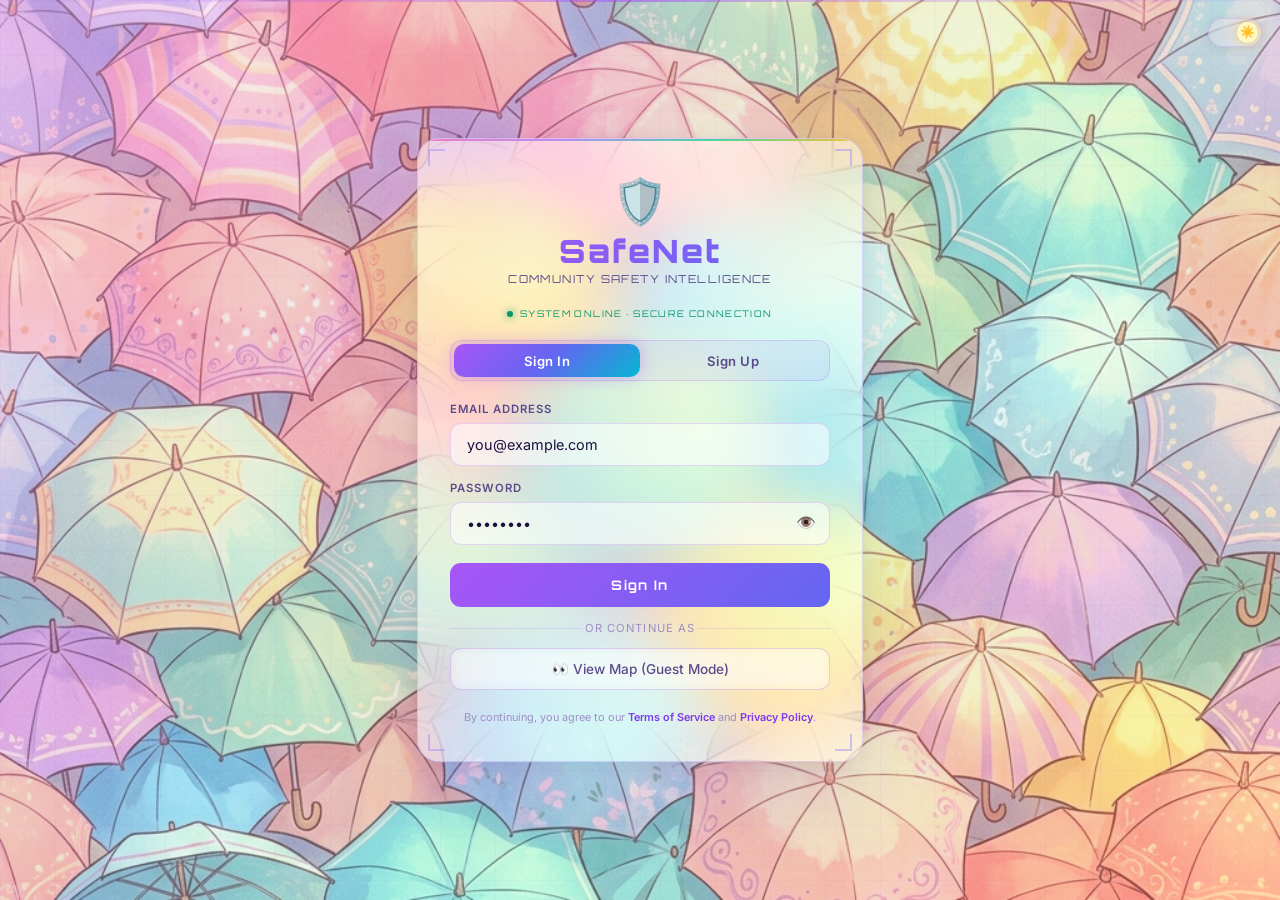
<file: admin.html>
<!DOCTYPE html>
<html lang="en" data-theme="light">
<head>
  <meta charset="UTF-8" />
  <meta name="viewport" content="width=device-width, initial-scale=1.0" />
  <title>SafeNet — Admin Dashboard</title>
  <meta name="description" content="SafeNet Admin — manage, verify, and moderate incident reports." />
  <link rel="stylesheet" href="style.css" />
  <style>
    /* Admin page: body gets the gradient as fallback when overlay loads */
    body {
      background: linear-gradient(145deg, #f0e8ff 0%, #ede9fe 35%, #e0f2fe 70%, #f5f0ff 100%);
    }
    [data-theme="dark"] body {
      background: linear-gradient(145deg, #0d0818 0%, #120a28 40%, #0a1020 80%, #080615 100%);
    }
    /* Rainbow accent line on navbar top edge */
    .navbar::after {
      content: '';
      position: absolute;
      top: 0; left: 0; right: 0;
      height: 2.5px;
      background: linear-gradient(90deg, #f472b6, #a78bfa, #34d399, #fbbf24, #06b6d4);
      background-size: 200% 100%;
      animation: rainbowShift 5s linear infinite;
      border-radius: 0;
    }
    @keyframes rainbowShift {
      0%   { background-position: 0% 50%; }
      100% { background-position: 200% 50%; }
    }
    /* Brighter nav buttons */
    .nav-btn {
      background: rgba(255,255,255,0.85) !important;
      border-color: rgba(168,85,247,0.30) !important;
      box-shadow: 0 2px 8px rgba(168,85,247,0.12);
    }
    [data-theme="dark"] .nav-btn {
      background: rgba(30,15,60,0.85) !important;
      border-color: rgba(167,139,250,0.30) !important;
    }
    .nav-btn:hover {
      background: rgba(255,255,255,1) !important;
      border-color: #a855f7 !important;
      box-shadow: 0 0 16px rgba(168,85,247,0.35) !important;
    }
  </style>
</head>
<body>

<!-- ─── Background (admin — animated gradient, no image) ─── -->
<div id="bg-overlay" class="admin-bg"></div>
<div id="grid-overlay"></div>
<div id="scan-line"></div>

<!-- ─── Loading ──────────────────────────────────────── -->
<div class="loading-overlay" id="loading">
  <div class="spinner-ring"></div>
  <div class="loading-text">Loading Admin Dashboard…</div>
</div>

<!-- ─── Navbar ──────────────────────────────────────── -->
<nav class="navbar">
  <a href="admin.html" class="nav-logo">
    <div class="nav-logo-icon">🛡️</div>
    <div class="nav-logo-text">Safe<span>Net</span></div>
  </a>
  <div class="nav-pill" style="background:rgba(168,85,247,0.18);border-color:rgba(168,85,247,0.40);color:#a855f7;font-weight:800;letter-spacing:0.06em;box-shadow:0 0 12px rgba(168,85,247,0.25);">
    <span>🔧</span> Admin Panel
  </div>
  <div class="nav-spacer"></div>
  <button class="nav-btn" id="theme-toggle" title="Toggle dark mode">🌙</button>
  <div class="nav-avatar" id="user-avatar" onclick="toggleUserMenu()" title="Admin account">A</div>
  <div id="user-menu" style="
    display:none; position:absolute; top:calc(var(--nav-h) + 0.5rem); right:1.25rem;
    background: var(--bg-modal); border: 1px solid var(--glass-border);
    border-radius: var(--r-md); box-shadow: var(--shadow-lg);
    padding: 0.75rem; min-width: 180px; z-index: 1200;
    font-size: 0.85rem; color: var(--text);
  ">
    <div id="user-email" style="font-weight:600;padding:0.4rem 0.6rem;border-bottom:1px solid var(--glass-border);margin-bottom:0.4rem;"></div>
    <div style="padding:0.2rem 0.6rem;margin-bottom:0.4rem;"><span class="verified-badge yes">🔧 Admin</span></div>
    <button onclick="handleSignOut()" class="btn btn-danger btn-sm btn-block" style="margin-top:0.4rem;">Sign Out</button>
  </div>
</nav>

<!-- ─── Admin Layout ────────────────────────────────── -->
<div class="admin-layout">

  <!-- ─── Page Title ──────────────────────────────── -->
  <div style="margin-bottom:1.5rem;">
    <h1 style="font-size:1.6rem;font-weight:900;margin-bottom:0.3rem;">Admin Dashboard</h1>
    <p style="font-size:0.85rem;color:var(--text-3);">Manage, verify, and moderate community reports.</p>
  </div>

  <!-- ─── Stat Cards ─────────────────────────────── -->
  <div class="admin-stats">
    <div class="admin-stat-card">
      <div class="admin-stat-icon">📊</div>
      <div class="admin-stat-value" id="stat-total">0</div>
      <div class="admin-stat-label">Total Reports</div>
    </div>
    <div class="admin-stat-card">
      <div class="admin-stat-icon">✅</div>
      <div class="admin-stat-value" id="stat-verified" style="color:var(--success)">0</div>
      <div class="admin-stat-label">Verified</div>
    </div>
    <div class="admin-stat-card">
      <div class="admin-stat-icon">⏳</div>
      <div class="admin-stat-value" id="stat-pending" style="color:var(--warning)">0</div>
      <div class="admin-stat-label">Pending</div>
    </div>
    <div class="admin-stat-card">
      <div class="admin-stat-icon">🔴</div>
      <div class="admin-stat-value" id="stat-high-risk" style="color:var(--danger)">0</div>
      <div class="admin-stat-label">High Severity</div>
    </div>
    <div class="admin-stat-card">
      <div class="admin-stat-icon">👥</div>
      <div class="admin-stat-value" id="stat-users">0</div>
      <div class="admin-stat-label">Registered Users</div>
    </div>
  </div>

  <!-- ─── Filter Bar ─────────────────────────────── -->
  <div class="admin-filters">
    <span class="filter-label">Filters:</span>
    <!-- Type -->
    <select class="form-control" id="filter-type" onchange="applyAdminFilters()" style="width:auto;min-width:120px;padding:0.4rem 0.6rem;font-size:0.78rem;">
      <option value="all">All Types</option>
      <option value="theft">🔓 Theft</option>
      <option value="harassment">😤 Harassment</option>
      <option value="assault">🥊 Assault</option>
      <option value="stalking">👁 Stalking</option>
      <option value="unsafe">⚠️ Unsafe</option>
      <option value="vandalism">🔨 Vandalism</option>
    </select>
    <!-- Severity -->
    <select class="form-control" id="filter-severity" onchange="applyAdminFilters()" style="width:auto;min-width:120px;padding:0.4rem 0.6rem;font-size:0.78rem;">
      <option value="all">All Severity</option>
      <option value="high">High (4–5)</option>
      <option value="medium">Medium (2–3)</option>
      <option value="low">Low (1)</option>
    </select>
    <!-- Verification -->
    <select class="form-control" id="filter-verified" onchange="applyAdminFilters()" style="width:auto;min-width:130px;padding:0.4rem 0.6rem;font-size:0.78rem;">
      <option value="all">All Status</option>
      <option value="verified">✅ Verified</option>
      <option value="pending">⏳ Pending</option>
    </select>
    <div style="flex:1;"></div>
    <span id="filter-count" style="font-size:0.75rem;color:var(--text-3);font-weight:600;"></span>
  </div>

  <!-- ─── Reports Table ──────────────────────────── -->
  <div class="admin-table-wrap">
    <table class="admin-table">
      <thead>
        <tr>
          <th>Type</th>
          <th>Description</th>
          <th>Location</th>
          <th>Time</th>
          <th>User</th>
          <th>Evidence</th>
          <th>Status</th>
          <th>Actions</th>
        </tr>
      </thead>
      <tbody id="reports-tbody">
        <tr><td colspan="8" style="text-align:center;padding:2rem;color:var(--text-3);">Loading reports…</td></tr>
      </tbody>
    </table>
  </div>

  <!-- ─── Evidence Verification Section ──────────── -->
  <div class="evidence-card">
    <div class="evidence-title">🔐 Evidence Verification Tool</div>
    <p style="font-size:0.82rem;color:var(--text-2);margin-bottom:1rem;">
      Re-upload a file to compare its SHA-256 hash against a report's stored hash.
      Matching hashes confirm the evidence is authentic and untampered.
    </p>
    <div class="form-group">
      <label class="form-label" for="verify-report-select">Select Report</label>
      <select class="form-control" id="verify-report-select" onchange="loadReportHash()">
        <option value="">— Choose a report —</option>
      </select>
    </div>
    <div id="stored-hash-display" style="display:none;margin-bottom:1rem;">
      <div class="form-label">Stored Hash</div>
      <div class="hash-display" id="stored-hash"></div>
    </div>
    <div class="form-group">
      <label class="form-label" for="verify-file">Re-upload Evidence File</label>
      <input type="file" class="form-control" id="verify-file" accept="image/*,video/*,.pdf" onchange="verifyEvidenceFile(this)" />
    </div>
    <div id="verify-result" style="display:none;"></div>
  </div>

</div>

<!-- ─── Toast container ──────────────────────────────── -->
<div id="toast-container"></div>

<!-- ─── Scripts ──────────────────────────────────────── -->
<script src="firebase.js"></script>
<script>
/* ─── Severity Weights (same as script.js) ──────── */
const SEVERITY = {
  theft: 2, harassment: 3, assault: 5,
  stalking: 4, unsafe: 1, vandalism: 2,
};
const TYPE_CONFIG = {
  theft:      { emoji: '🔓', color: '#f97316', label: 'Theft' },
  harassment: { emoji: '😤', color: '#8b5cf6', label: 'Harassment' },
  assault:    { emoji: '🥊', color: '#ef4444', label: 'Assault' },
  stalking:   { emoji: '👁',  color: '#ec4899', label: 'Stalking' },
  unsafe:     { emoji: '⚠️', color: '#f59e0b', label: 'Unsafe Area' },
  vandalism:  { emoji: '🔨', color: '#6366f1', label: 'Vandalism' },
};

let allReports = [];
let filteredReports = [];
let currentUser = null;

/* ─── Theme ─────────────────────────────────────── */
const html = document.documentElement;
const themeBtn = document.getElementById('theme-toggle');
function applyTheme(t) {
  html.setAttribute('data-theme', t);
  themeBtn.textContent = t === 'dark' ? '☀️' : '🌙';
  localStorage.setItem('sn-theme', t);
}
themeBtn.addEventListener('click', () => applyTheme(html.getAttribute('data-theme') === 'dark' ? 'light' : 'dark'));
(function(){
  const s = localStorage.getItem('sn-theme');
  applyTheme(s || (matchMedia('(prefers-color-scheme:dark)').matches ? 'dark' : 'light'));
})();

/* ─── Toast ─────────────────────────────────────── */
function showToast(message, type = 'info', duration = 4000) {
  const container = document.getElementById('toast-container');
  if (!container) return;
  const icons = { success: '✅', error: '❌', info: 'ℹ️', warning: '⚠️' };
  const toast = document.createElement('div');
  toast.className = `toast ${type}`;
  toast.innerHTML = `
    <span style="font-size:1.1rem;flex-shrink:0">${icons[type] || 'ℹ️'}</span>
    <span style="flex:1">${message}</span>
    <button class="toast-close" onclick="this.closest('.toast').remove()">✕</button>
  `;
  container.prepend(toast);
  setTimeout(() => {
    toast.classList.add('removing');
    setTimeout(() => toast.remove(), 320);
  }, duration);
}

/* ─── Time Ago ──────────────────────────────────── */
function timeAgo(date) {
  if (!date) return 'Unknown';
  const secs = Math.floor((Date.now() - date.getTime()) / 1000);
  if (secs < 60)    return 'Just now';
  if (secs < 3600)  return `${Math.floor(secs / 60)}m ago`;
  if (secs < 86400) return `${Math.floor(secs / 3600)}h ago`;
  if (secs < 604800) return `${Math.floor(secs / 86400)}d ago`;
  return date.toLocaleDateString();
}

/* ─── User Menu ─────────────────────────────────── */
function toggleUserMenu() {
  const menu = document.getElementById('user-menu');
  menu.style.display = menu.style.display === 'none' ? 'block' : 'none';
}
document.addEventListener('click', e => {
  if (!e.target.closest('#user-menu') && !e.target.closest('#user-avatar'))
    document.getElementById('user-menu').style.display = 'none';
});

async function handleSignOut() {
  await SafeNet.signOut();
  window.location.href = 'login.html';
}

/* ─── Auth Guard ────────────────────────────────── */
SafeNet.onAuthChange(user => {
  if (!user) {
    window.location.href = 'login.html';
    return;
  }
  if (user.role !== 'admin') {
    window.location.href = 'index.html';
    return;
  }
  currentUser = user;
  document.getElementById('user-avatar').textContent = (user.displayName || user.email || 'A').charAt(0).toUpperCase();
  document.getElementById('user-email').textContent = user.displayName || user.email;

  // Load data
  initAdmin();
});

/* ─── Init Admin ────────────────────────────────── */
function initAdmin() {
  SafeNet.subscribeToReports(reports => {
    allReports = reports;
    updateStats();
    applyAdminFilters();
    updateVerifyDropdown();
    document.getElementById('loading').classList.add('hidden');
  });

  // User count
  const users = SafeNet.getAllUsers();
  document.getElementById('stat-users').textContent = users.length;
}

/* ─── Update Stats ──────────────────────────────── */
function updateStats() {
  const total    = allReports.length;
  const verified = allReports.filter(r => r.verified).length;
  const pending  = total - verified;
  const highSev  = allReports.filter(r => (SEVERITY[r.type] || 0) >= 4).length;

  document.getElementById('stat-total').textContent     = total;
  document.getElementById('stat-verified').textContent  = verified;
  document.getElementById('stat-pending').textContent   = pending;
  document.getElementById('stat-high-risk').textContent = highSev;

  const users = SafeNet.getAllUsers();
  document.getElementById('stat-users').textContent = users.length;
}

/* ─── Admin Filters ─────────────────────────────── */
function applyAdminFilters() {
  const typeF     = document.getElementById('filter-type').value;
  const sevF      = document.getElementById('filter-severity').value;
  const verifiedF = document.getElementById('filter-verified').value;

  filteredReports = allReports.filter(r => {
    if (typeF !== 'all' && r.type !== typeF) return false;

    const sev = SEVERITY[r.type] || 1;
    if (sevF === 'high'   && sev < 4) return false;
    if (sevF === 'medium' && (sev < 2 || sev > 3)) return false;
    if (sevF === 'low'    && sev !== 1) return false;

    if (verifiedF === 'verified' && !r.verified) return false;
    if (verifiedF === 'pending'  && r.verified)  return false;

    return true;
  });

  document.getElementById('filter-count').textContent = `Showing ${filteredReports.length} of ${allReports.length} reports`;
  renderTable(filteredReports);
}

/* ─── Render Table ──────────────────────────────── */
function renderTable(reports) {
  const tbody = document.getElementById('reports-tbody');

  if (!reports.length) {
    tbody.innerHTML = `<tr><td colspan="8" style="text-align:center;padding:2rem;color:var(--text-3);">
      <div style="font-size:1.5rem;margin-bottom:0.3rem;">📭</div>No reports match your filters.
    </td></tr>`;
    return;
  }

  tbody.innerHTML = reports.map(r => {
    const cfg = TYPE_CONFIG[r.type] || { emoji: '📍', color: '#6c63ff', label: r.type };
    const sev = SEVERITY[r.type] || 1;
    const sevColor = sev >= 4 ? '#ef4444' : sev >= 2 ? '#f59e0b' : '#10b981';

    const evidenceHtml = r.evidenceHash
      ? `<span style="color:var(--success);font-size:0.7rem;font-weight:600;">📎 ${r.evidenceHash.slice(0, 8)}…</span>`
      : '<span style="color:var(--text-3);font-size:0.7rem;">None</span>';

    const verBadge = r.verified
      ? '<span class="verified-badge yes">✅ Verified</span>'
      : '<span class="verified-badge no">⏳ Pending</span>';

    const verifyBtn = r.verified
      ? `<button class="btn btn-ghost btn-sm" onclick="handleUnverify('${r.id}')" title="Unverify">↩️</button>`
      : `<button class="btn btn-success btn-sm" onclick="handleVerify('${r.id}')" title="Verify">✅</button>`;

    // Get user email for display
    const users = SafeNet.getAllUsers();
    const reportUser = users.find(u => u.uid === r.userId);
    const userName = reportUser ? (reportUser.displayName || reportUser.email) : (r.userId === 'guest' ? 'Guest' : r.userId.slice(0, 8));

    return `<tr>
      <td>
        <span class="type-cell" style="background:${cfg.color}15;color:${cfg.color};border:1px solid ${cfg.color}33">
          ${cfg.emoji} ${cfg.label}
        </span>
        <div style="font-size:0.65rem;color:${sevColor};font-weight:700;margin-top:0.2rem;">Severity: ${sev}</div>
      </td>
      <td style="max-width:200px;">
        <div style="font-size:0.8rem;line-height:1.35;">${r.description || '<em style="opacity:0.5">No description</em>'}</div>
      </td>
      <td style="font-size:0.75rem;color:var(--text-3);">
        ${r.lat ? `${r.lat.toFixed(4)}, ${r.lng.toFixed(4)}` : '—'}
      </td>
      <td style="font-size:0.75rem;white-space:nowrap;">${timeAgo(r.time)}</td>
      <td style="font-size:0.75rem;">${userName}</td>
      <td>${evidenceHtml}</td>
      <td>${verBadge}</td>
      <td>
        <div class="actions-cell">
          ${verifyBtn}
          <button class="btn btn-danger btn-sm" onclick="handleDelete('${r.id}')" title="Delete">🗑️</button>
        </div>
      </td>
    </tr>`;
  }).join('');
}

/* ─── Report Actions ────────────────────────────── */
async function handleVerify(reportId) {
  await SafeNet.verifyReport(reportId, currentUser.uid);
  showToast('Report verified ✅', 'success');
}

async function handleUnverify(reportId) {
  await SafeNet.unverifyReport(reportId);
  showToast('Verification removed.', 'info');
}

async function handleDelete(reportId) {
  if (!confirm('Delete this report permanently?')) return;
  await SafeNet.deleteReport(reportId);
  showToast('Report deleted.', 'info');
}

/* ─── Evidence Verification ─────────────────────── */
function updateVerifyDropdown() {
  const select = document.getElementById('verify-report-select');
  const reportsWithEvidence = allReports.filter(r => r.evidenceHash);

  select.innerHTML = '<option value="">— Choose a report —</option>'
    + reportsWithEvidence.map(r => {
      const cfg = TYPE_CONFIG[r.type] || { emoji: '📍', label: r.type };
      return `<option value="${r.id}">${cfg.emoji} ${cfg.label} — ${timeAgo(r.time)} (${r.evidenceHash.slice(0, 10)}…)</option>`;
    }).join('');
}

function loadReportHash() {
  const id = document.getElementById('verify-report-select').value;
  const hashDisplay = document.getElementById('stored-hash-display');
  const storedHash  = document.getElementById('stored-hash');
  const result      = document.getElementById('verify-result');

  if (!id) {
    hashDisplay.style.display = 'none';
    result.style.display = 'none';
    return;
  }

  const report = SafeNet.getReportById(id);
  if (report && report.evidenceHash) {
    storedHash.textContent = report.evidenceHash;
    hashDisplay.style.display = 'block';
  }
  result.style.display = 'none';
}

async function verifyEvidenceFile(input) {
  const result = document.getElementById('verify-result');
  const reportId = document.getElementById('verify-report-select').value;

  if (!reportId) {
    showToast('Select a report first.', 'warning');
    return;
  }
  if (!input.files || !input.files[0]) return;

  const report = SafeNet.getReportById(reportId);
  if (!report || !report.evidenceHash) {
    showToast('No evidence hash stored for this report.', 'error');
    return;
  }

  try {
    const buffer = await input.files[0].arrayBuffer();
    const hashBuffer = await crypto.subtle.digest('SHA-256', buffer);
    const uploadedHash = Array.from(new Uint8Array(hashBuffer)).map(b => b.toString(16).padStart(2, '0')).join('');

    const match = uploadedHash === report.evidenceHash;

    result.style.display = 'block';
    result.innerHTML = `
      <div style="margin-bottom:0.5rem;">
        <div class="form-label">Uploaded File Hash</div>
        <div class="hash-display">${uploadedHash}</div>
      </div>
      <div class="match-badge ${match ? 'authentic' : 'tampered'}">
        ${match ? '✅ Authentic — Hashes Match' : '❌ Tampered — Hashes Do NOT Match'}
      </div>
      ${match
        ? '<p style="font-size:0.75rem;color:var(--success);margin-top:0.5rem;">The uploaded evidence file matches the original. This evidence has not been tampered with.</p>'
        : '<p style="font-size:0.75rem;color:var(--danger);margin-top:0.5rem;">⚠️ The uploaded file does NOT match the original evidence. This file may have been altered.</p>'
      }
    `;

    showToast(match ? 'Evidence is authentic ✅' : 'Evidence appears tampered ❌', match ? 'success' : 'error');
  } catch (e) {
    result.innerHTML = '<span style="color:var(--danger);">Hash computation failed.</span>';
    result.style.display = 'block';
  }
}
</script>
</body>
</html>
</file>
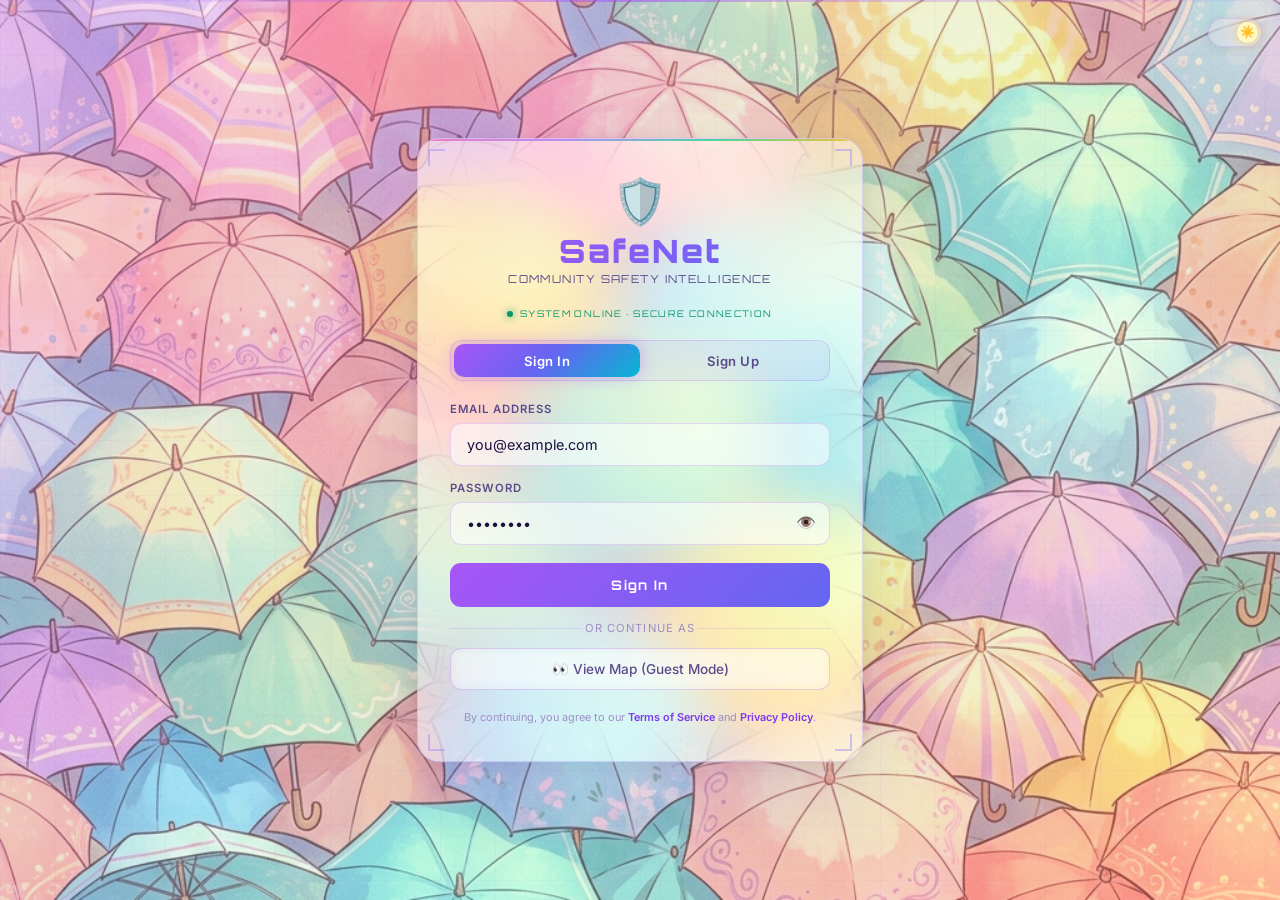
<file: login.html>
<!DOCTYPE html>
<html lang="en" data-theme="light">
<head>
  <meta charset="UTF-8" />
  <meta name="viewport" content="width=device-width, initial-scale=1.0" />
  <title>SafeNet — Login / Sign Up</title>
  <meta name="description" content="Join SafeNet — community-driven real-time safety mapping platform." />
  <link rel="preconnect" href="https://fonts.googleapis.com" />
  <link rel="preconnect" href="https://fonts.gstatic.com" crossorigin />
  <link href="https://fonts.googleapis.com/css2?family=Inter:wght@300;400;500;600;700;800&family=Orbitron:wght@400;700;900&display=swap" rel="stylesheet" />

  <style>
    *, *::before, *::after { box-sizing: border-box; margin: 0; padding: 0; }

    /* ══════════════════════════════════════
       THEME TOKENS
    ══════════════════════════════════════ */
    :root {
      --transition-theme: 0.5s cubic-bezier(0.4,0,0.2,1);
      --transition:       0.28s cubic-bezier(0.4,0,0.2,1);
      --r-card:  22px;
      --r-input: 11px;
      --font-body: 'Inter', sans-serif;
      --font-hud:  'Orbitron', sans-serif;
    }

    /* ── LIGHT (matches umbrella pastel palette) ── */
    [data-theme="light"] {
      --bg-overlay:     rgba(255,255,255,0.18);
      --card-bg:        rgba(255,255,255,0.52);
      --card-border:    rgba(165,120,255,0.28);
      --card-shadow:    0 32px 80px rgba(130,80,200,0.18), 0 4px 24px rgba(0,0,0,0.08);
      --top-line:       linear-gradient(90deg,#f472b6,#a78bfa,#34d399,#fbbf24);
      --grad-title:     linear-gradient(135deg,#a855f7,#6366f1,#06b6d4);
      --grad-btn:       linear-gradient(135deg,#a855f7 0%,#6366f1 50%,#06b6d4 100%);
      --btn-glow:       0 0 24px rgba(168,85,247,0.45), 0 0 48px rgba(99,102,241,0.2);
      --tab-bg:         rgba(168,85,247,0.08);
      --tab-border:     rgba(168,85,247,0.22);
      --tab-shadow:     0 0 18px rgba(168,85,247,0.4);
      --text-primary:   #1e1240;
      --text-secondary: #5b4b8a;
      --text-muted:     #9d8ec4;
      --input-bg:       rgba(255,255,255,0.55);
      --input-border:   rgba(168,85,247,0.22);
      --focus-border:   #a855f7;
      --focus-shadow:   0 0 0 3px rgba(168,85,247,0.18);
      --focus-bg:       rgba(168,85,247,0.04);
      --role-bg:        rgba(255,255,255,0.45);
      --role-sel-bg:    rgba(168,85,247,0.12);
      --role-sel-brd:   #a855f7;
      --role-sel-shd:   rgba(168,85,247,0.25);
      --ghost-brd:      rgba(168,85,247,0.25);
      --ghost-hover-bg: rgba(168,85,247,0.08);
      --ghost-text:     #5b4b8a;
      --divider:        rgba(168,85,247,0.18);
      --link:           #7c3aed;
      --link-hover:     #06b6d4;
      --hud-brd:        #a78bfa;
      --hud-status:     #059669;
      --error-bg:       rgba(190,18,60,0.07);
      --error-brd:      rgba(190,18,60,0.25);
      --error-text:     #9f1239;
      --autofill-bg:    #f8f4ff;
      --autofill-text:  #1e1240;
      --cursor-glow:    rgba(168,85,247,0.07);
      --grid-color:     rgba(168,85,247,0.05);
      --scan-grad:      linear-gradient(90deg,transparent,rgba(168,85,247,0.35) 40%,rgba(168,85,247,0.6) 50%,rgba(168,85,247,0.35) 60%,transparent);
    }

    /* ── DARK ── */
    [data-theme="dark"] {
      --bg-overlay:     rgba(5,3,20,0.52);
      --card-bg:        rgba(10,8,35,0.72);
      --card-border:    rgba(167,139,250,0.22);
      --card-shadow:    0 32px 100px rgba(0,0,0,0.7), 0 0 60px rgba(139,92,246,0.1);
      --top-line:       linear-gradient(90deg,#f472b6,#a78bfa,#34d399,#fbbf24);
      --grad-title:     linear-gradient(135deg,#f472b6,#a78bfa,#34d399);
      --grad-btn:       linear-gradient(135deg,#c084fc 0%,#818cf8 50%,#34d399 100%);
      --btn-glow:       0 0 30px rgba(192,132,252,0.5), 0 0 60px rgba(129,140,248,0.3);
      --tab-bg:         rgba(255,255,255,0.05);
      --tab-border:     rgba(167,139,250,0.2);
      --tab-shadow:     0 0 20px rgba(192,132,252,0.4), 0 0 40px rgba(129,140,248,0.2);
      --text-primary:   #f0e8ff;
      --text-secondary: #c4b5fd;
      --text-muted:     #7c6fa0;
      --input-bg:       rgba(255,255,255,0.05);
      --input-border:   rgba(167,139,250,0.2);
      --focus-border:   #c084fc;
      --focus-shadow:   0 0 0 3px rgba(192,132,252,0.16);
      --focus-bg:       rgba(192,132,252,0.05);
      --role-bg:        rgba(255,255,255,0.05);
      --role-sel-bg:    rgba(192,132,252,0.14);
      --role-sel-brd:   #c084fc;
      --role-sel-shd:   rgba(192,132,252,0.3);
      --ghost-brd:      rgba(167,139,250,0.25);
      --ghost-hover-bg: rgba(167,139,250,0.08);
      --ghost-text:     #c4b5fd;
      --divider:        rgba(167,139,250,0.18);
      --link:           #c084fc;
      --link-hover:     #34d399;
      --hud-brd:        #c084fc;
      --hud-status:     #34d399;
      --error-bg:       rgba(251,113,133,0.1);
      --error-brd:      rgba(251,113,133,0.3);
      --error-text:     #fda4af;
      --autofill-bg:    #0a0826;
      --autofill-text:  #f0e8ff;
      --cursor-glow:    rgba(192,132,252,0.07);
      --grid-color:     rgba(167,139,250,0.04);
      --scan-grad:      linear-gradient(90deg,transparent,rgba(192,132,252,0.4) 40%,rgba(192,132,252,0.8) 50%,rgba(192,132,252,0.4) 60%,transparent);
    }

    /* ══════════════════════════════════════
       BASE
    ══════════════════════════════════════ */
    html, body {
      height: 100%;
      font-family: var(--font-body);
      color: var(--text-primary);
      overflow-x: hidden;
    }
    @media (min-height: 780px) { body { overflow: hidden; } }

    /* ══════════════════════════════════════
       BACKGROUND — UMBRELLA IMAGE
    ══════════════════════════════════════ */
    #bg-image {
      position: fixed; inset: 0; z-index: 0;
      background: url('umbrella_bg.png') center center / cover no-repeat;
      transition: filter var(--transition-theme);
    }
    /* light: show image vivid; dark: darken + desaturate slightly */
    [data-theme="light"] #bg-image {
      filter: brightness(1.05) saturate(1.1);
    }
    [data-theme="dark"] #bg-image {
      filter: brightness(0.28) saturate(0.7) hue-rotate(20deg);
    }

    /* colour overlay tint on top of image */
    #bg-overlay {
      position: fixed; inset: 0; z-index: 1; pointer-events: none;
      transition: background var(--transition-theme);
    }
    [data-theme="light"] #bg-overlay {
      background: linear-gradient(135deg,
        rgba(245,208,254,0.35) 0%,
        rgba(196,181,253,0.25) 30%,
        rgba(167,243,208,0.2) 65%,
        rgba(253,186,116,0.25) 100%);
    }
    [data-theme="dark"] #bg-overlay {
      background: linear-gradient(135deg,
        rgba(10,5,40,0.72) 0%,
        rgba(30,10,60,0.55) 50%,
        rgba(5,15,30,0.72) 100%);
    }

    /* subtle grid */
    #grid-overlay {
      position: fixed; inset: 0; z-index: 2; pointer-events: none;
      background-image:
        linear-gradient(var(--grid-color) 1px, transparent 1px),
        linear-gradient(90deg, var(--grid-color) 1px, transparent 1px);
      background-size: 55px 55px;
      transition: background-image var(--transition-theme);
    }

    /* scan line */
    #scan-line {
      position: fixed; left:0; right:0; height:2px; z-index:3; pointer-events:none;
      animation: scanDown 10s linear infinite;
      background: var(--scan-grad);
      transition: background var(--transition-theme);
    }
    @keyframes scanDown {
      0%   { top:-2px; opacity:0; }
      5%   { opacity:1; }
      95%  { opacity:1; }
      100% { top:100vh; opacity:0; }
    }

    /* cursor light */
    #cursor-light {
      position: fixed; width:550px; height:550px; border-radius:50%;
      pointer-events:none; z-index:3; transform:translate(-50%,-50%);
      transition: left 0.1s ease, top 0.1s ease;
      background: radial-gradient(circle, var(--cursor-glow) 0%, transparent 68%);
    }

    /* ══════════════════════════════════════
       THEME TOGGLE
    ══════════════════════════════════════ */
    #theme-toggle {
      position: fixed; top:1.1rem; right:1.1rem; z-index:1000;
      width:54px; height:29px;
      background: rgba(255,255,255,0.2);
      border: 1px solid var(--card-border);
      border-radius:999px; cursor:pointer;
      display:flex; align-items:center; padding:3px;
      backdrop-filter:blur(12px); -webkit-backdrop-filter:blur(12px);
      transition: border-color var(--transition), background var(--transition);
      box-shadow: 0 2px 12px rgba(0,0,0,0.12);
    }
    #theme-toggle:hover { border-color: var(--hud-brd); }
    .toggle-thumb {
      width:21px; height:21px; border-radius:50%;
      display:flex; align-items:center; justify-content:center;
      font-size:12px; line-height:1;
      transition: transform var(--transition), background var(--transition), box-shadow var(--transition);
    }
    [data-theme="light"] .toggle-thumb {
      transform: translateX(25px);
      background: #fef9c3;
      box-shadow: 0 0 8px rgba(251,191,36,0.6);
    }
    [data-theme="dark"] .toggle-thumb {
      transform: translateX(0);
      background: #1e1b4b;
      box-shadow: 0 0 8px rgba(192,132,252,0.5);
    }

    /* ══════════════════════════════════════
       AUTH PAGE
    ══════════════════════════════════════ */
    .auth-page {
      position: relative; z-index: 10;
      min-height: 100vh;
      display: flex; align-items:center; justify-content:center;
      padding: 2rem 1rem;
    }

    /* ══════════════════════════════════════
       CARD
    ══════════════════════════════════════ */
    .auth-card {
      width:100%; max-width:446px;
      background: var(--card-bg);
      backdrop-filter: blur(30px) saturate(1.9);
      -webkit-backdrop-filter: blur(30px) saturate(1.9);
      border: 1px solid var(--card-border);
      border-radius: var(--r-card);
      padding: 2.2rem 2rem;
      box-shadow: var(--card-shadow);
      position: relative; overflow: hidden;
      animation: cardFloat 4.5s ease-in-out infinite;
      transform-style: preserve-3d;
      transition:
        background var(--transition-theme),
        border-color var(--transition-theme),
        box-shadow var(--transition-theme);
    }
    /* rainbow top edge */
    .auth-card::before {
      content: '';
      position: absolute; top:0; left:0; right:0; height:2px;
      background: var(--top-line); opacity:0.9;
      border-radius: var(--r-card) var(--r-card) 0 0;
    }
    @keyframes cardFloat {
      0%,100% { transform:translateY(0); }
      50%      { transform:translateY(-9px); }
    }

    /* HUD corner brackets */
    .hud-corner {
      position:absolute; width:17px; height:17px;
      border-color: var(--hud-brd); border-style:solid; opacity:0.5;
      transition: border-color var(--transition-theme);
    }
    .hud-corner.tl { top:10px; left:10px;   border-width:2px 0 0 2px; }
    .hud-corner.tr { top:10px; right:10px;  border-width:2px 2px 0 0; }
    .hud-corner.bl { bottom:10px; left:10px; border-width:0 0 2px 2px; }
    .hud-corner.br { bottom:10px; right:10px;border-width:0 2px 2px 0; }

    /* ══════════════════════════════════════
       LOGO
    ══════════════════════════════════════ */
    .auth-logo { text-align:center; margin-bottom:1.4rem; }
    .auth-logo-icon {
      font-size:2.8rem; display:inline-block; margin-bottom:0.45rem;
      animation:iconPulse 3s ease-in-out infinite;
    }
    @keyframes iconPulse {
      0%,100% { filter:drop-shadow(0 0 14px rgba(168,85,247,0.75)); transform:scale(1); }
      50%      { filter:drop-shadow(0 0 26px rgba(52,211,153,0.9));  transform:scale(1.06); }
    }
    .auth-title {
      font-family:var(--font-hud); font-size:2rem; font-weight:900;
      letter-spacing:0.06em; line-height:1;
      background: var(--grad-title); background-size:200%;
      -webkit-background-clip:text; -webkit-text-fill-color:transparent;
      background-clip:text;
      animation: gradShift 4s ease infinite alternate;
      transition: background var(--transition-theme);
    }
    @keyframes gradShift {
      from { background-position:0% 50%; }
      to   { background-position:100% 50%; }
    }
    .auth-subtitle {
      font-size:0.69rem; color:var(--text-secondary);
      letter-spacing:0.13em; text-transform:uppercase;
      margin-top:0.3rem; font-family:var(--font-hud);
      transition:color var(--transition-theme);
    }

    /* HUD status */
    .hud-status {
      display:flex; align-items:center; justify-content:center; gap:0.4rem;
      font-family:var(--font-hud); font-size:0.57rem;
      color:var(--hud-status); letter-spacing:0.15em;
      margin-bottom:1.3rem;
      transition:color var(--transition-theme);
    }
    .hud-dot {
      width:6px; height:6px; border-radius:50%;
      background:var(--hud-status); box-shadow:0 0 8px var(--hud-status);
      animation:blink 1.6s ease-in-out infinite;
    }
    @keyframes blink { 0%,100%{opacity:1;} 50%{opacity:0.2;} }

    /* ══════════════════════════════════════
       TABS
    ══════════════════════════════════════ */
    .auth-tabs {
      display:flex;
      background: var(--tab-bg);
      border: 1px solid var(--tab-border);
      border-radius:12px; padding:3px; margin-bottom:1.3rem;
      transition: background var(--transition-theme), border-color var(--transition-theme);
    }
    .auth-tab {
      flex:1; padding:0.54rem 1rem;
      font-size:0.82rem; font-weight:600; font-family:var(--font-body);
      background:transparent; border:none; border-radius:10px;
      color:var(--text-secondary); cursor:pointer;
      transition: background var(--transition), color var(--transition), box-shadow var(--transition);
      letter-spacing:0.04em;
    }
    .auth-tab.active {
      background: var(--grad-btn); color:#fff;
      box-shadow: var(--tab-shadow);
    }
    .auth-tab:hover:not(.active) {
      color:var(--text-primary);
      background:rgba(168,85,247,0.1);
    }

    /* ══════════════════════════════════════
       ERROR
    ══════════════════════════════════════ */
    #auth-error {
      display:none;
      background:var(--error-bg); border:1px solid var(--error-brd);
      border-radius:9px; padding:0.65rem 0.9rem;
      font-size:0.79rem; color:var(--error-text);
      margin-bottom:1rem;
      transition: background var(--transition-theme), color var(--transition-theme);
    }

    /* ══════════════════════════════════════
       FORM
    ══════════════════════════════════════ */
    .form-group { margin-bottom:0.95rem; }
    .form-label {
      display:block; font-size:0.71rem; font-weight:600;
      color:var(--text-secondary); letter-spacing:0.09em;
      text-transform:uppercase; margin-bottom:0.42rem;
      transition:color var(--transition-theme);
    }
    .input-wrap { position:relative; }
    .form-control {
      width:100%; padding:0.75rem 1rem;
      background: var(--input-bg);
      border: 1px solid var(--input-border);
      border-radius: var(--r-input);
      color:var(--text-primary); font-size:0.9rem;
      font-family:var(--font-body); outline:none;
      transition:
        border-color var(--transition), box-shadow var(--transition),
        background var(--transition), color var(--transition-theme);
      -webkit-text-fill-color: var(--text-primary);
    }
    .form-control::placeholder { color:var(--text-muted); }
    .form-control:focus {
      border-color:var(--focus-border);
      background:var(--focus-bg);
      box-shadow:var(--focus-shadow);
    }
    .form-control.has-icon { padding-right:3rem; }
    [data-theme="light"] .form-control:-webkit-autofill {
      -webkit-box-shadow:0 0 0 1000px var(--autofill-bg) inset;
      -webkit-text-fill-color:var(--autofill-text);
    }
    [data-theme="dark"] .form-control:-webkit-autofill {
      -webkit-box-shadow:0 0 0 1000px var(--autofill-bg) inset;
      -webkit-text-fill-color:var(--autofill-text);
    }
    .eye-btn {
      position:absolute; right:0.85rem; top:50%; transform:translateY(-50%);
      background:none; border:none; cursor:pointer;
      color:var(--text-muted); font-size:1rem; line-height:1; padding:0;
      transition:color var(--transition);
    }
    .eye-btn:hover { color:var(--focus-border); }

    /* strength bar */
    #pwd-strength-bar {
      height:3px; border-radius:2px; margin-top:0.4rem;
      background:rgba(168,85,247,0.1); overflow:hidden;
    }
    #pwd-bar { height:100%; width:0%; border-radius:2px; transition:width 0.4s,background 0.4s,box-shadow 0.4s; }
    #pwd-hint { font-size:0.67rem; color:var(--text-muted); margin-top:0.2rem; }

    /* ══════════════════════════════════════
       ROLE SELECTOR
    ══════════════════════════════════════ */
    .role-selector { display:flex; gap:0.6rem; }
    .role-card {
      flex:1; display:flex; flex-direction:column; align-items:center;
      gap:0.35rem; padding:0.72rem 0.5rem;
      background:var(--role-bg); border:1px solid var(--input-border);
      border-radius:11px; cursor:pointer;
      transition:border-color var(--transition),background var(--transition),box-shadow var(--transition);
    }
    .role-card:hover { border-color:var(--focus-border); background:var(--focus-bg); }
    .role-card.selected {
      border-color:var(--role-sel-brd);
      background:var(--role-sel-bg);
      box-shadow:0 0 16px var(--role-sel-shd);
    }
    .role-icon { font-size:1.4rem; }
    .role-name { font-size:0.73rem; font-weight:600; color:var(--text-secondary); }

    /* ══════════════════════════════════════
       PRIMARY BUTTON
    ══════════════════════════════════════ */
    .btn-primary-glow {
      width:100%; padding:0.88rem 1.5rem; border:none; border-radius:11px;
      background:var(--grad-btn); background-size:200% 200%;
      color:#fff; font-family:var(--font-hud); font-size:0.82rem;
      font-weight:700; letter-spacing:0.1em; cursor:pointer;
      position:relative; overflow:hidden; margin-top:0.2rem;
      animation:btnGrad 3.5s ease infinite;
      transition:box-shadow var(--transition),transform var(--transition),background var(--transition-theme);
    }
    @keyframes btnGrad {
      0%   { background-position:  0% 50%; }
      50%  { background-position:100% 50%; }
      100% { background-position:  0% 50%; }
    }
    .btn-primary-glow:hover {
      box-shadow:var(--btn-glow), 0 8px 28px rgba(0,0,0,0.2);
      transform:translateY(-2px);
    }
    .btn-primary-glow:active { transform:translateY(0); }
    .btn-primary-glow::after {
      content:''; position:absolute; inset:0;
      background:rgba(255,255,255,0.12); opacity:0;
      border-radius:inherit; transition:opacity 0.2s;
    }
    .btn-primary-glow:hover::after { opacity:1; }
    /* ripple */
    .btn-primary-glow .ripple {
      position:absolute; border-radius:50%;
      background:rgba(255,255,255,0.28); transform:scale(0);
      animation:rippleAnim 0.65s linear; pointer-events:none;
    }
    @keyframes rippleAnim { to { transform:scale(4); opacity:0; } }
    /* loading */
    .btn-primary-glow .btn-content { display:flex; align-items:center; justify-content:center; gap:0.45rem; }
    .btn-spinner {
      display:none; width:16px; height:16px;
      border:2px solid rgba(255,255,255,0.3); border-top-color:#fff;
      border-radius:50%; animation:spin 0.7s linear infinite;
    }
    .btn-primary-glow.loading { pointer-events:none; opacity:0.88; }
    .btn-primary-glow.loading .btn-spinner { display:inline-block; }
    @keyframes spin { to { transform:rotate(360deg); } }

    /* ══════════════════════════════════════
       GHOST BUTTON
    ══════════════════════════════════════ */
    .btn-ghost-glow {
      width:100%; padding:0.74rem 1.5rem;
      border:1px solid var(--ghost-brd); border-radius:11px;
      background:rgba(255,255,255,0.1); color:var(--ghost-text);
      font-family:var(--font-body); font-size:0.85rem; font-weight:500;
      cursor:pointer; position:relative;
      transition:border-color var(--transition),color var(--transition),
                 background var(--transition),box-shadow var(--transition);
      backdrop-filter:blur(6px);
    }
    .btn-ghost-glow:hover {
      border-color:var(--hud-brd); color:var(--text-primary);
      background:var(--ghost-hover-bg);
      box-shadow:0 0 12px rgba(168,85,247,0.15);
    }

    /* ══════════════════════════════════════
       DIVIDER + FOOTER
    ══════════════════════════════════════ */
    .auth-divider {
      text-align:center; font-size:0.7rem; color:var(--text-muted);
      letter-spacing:0.1em; text-transform:uppercase; margin:0.85rem 0;
      position:relative; transition:color var(--transition-theme);
    }
    .auth-divider::before,.auth-divider::after {
      content:''; position:absolute; top:50%; width:calc(50% - 58px);
      height:1px; background:var(--divider);
      transition:background var(--transition-theme);
    }
    .auth-divider::before { left:0; }
    .auth-divider::after  { right:0; }
    .auth-footer {
      text-align:center; font-size:0.68rem; color:var(--text-muted);
      margin-top:1.1rem; line-height:1.7;
      transition:color var(--transition-theme);
    }
    .auth-footer a {
      color:var(--link); text-decoration:none; font-weight:600;
      transition:color var(--transition);
    }
    .auth-footer a:hover { color:var(--link-hover); }

    /* ══════════════════════════════════════
       FORM ANIMATION
    ══════════════════════════════════════ */
    .form-panel { animation:formIn 0.38s cubic-bezier(0.4,0,0.2,1); }
    @keyframes formIn {
      from { opacity:0; transform:translateY(10px); }
      to   { opacity:1; transform:translateY(0); }
    }

    /* ══════════════════════════════════════
       LOADING OVERLAY
    ══════════════════════════════════════ */
    #loading {
      position:fixed; inset:0; z-index:9999;
      display:none; flex-direction:column; align-items:center; justify-content:center; gap:1.5rem;
      backdrop-filter:blur(10px); -webkit-backdrop-filter:blur(10px);
    }
    [data-theme="light"] #loading { background:rgba(245,240,255,0.8); }
    [data-theme="dark"]  #loading { background:rgba(5,3,20,0.82); }
    #loading.show { display:flex; }
    .spinner-hud { width:72px; height:72px; position:relative; }
    .spinner-hud::before {
      content:''; position:absolute; inset:0; border-radius:50%;
      border:2px solid var(--input-border);
    }
    .spinner-hud::after {
      content:''; position:absolute; inset:0; border-radius:50%;
      border:2px solid transparent;
      border-top-color:var(--focus-border);
      border-right-color:var(--hud-status);
      animation:spin 0.8s linear infinite;
    }
    .spinner-inner {
      position:absolute; inset:12px; border-radius:50%;
      border:2px solid transparent; border-bottom-color:var(--link);
      animation:spinR 1.2s linear infinite;
    }
    @keyframes spinR { to { transform:rotate(-360deg); } }
    .loading-text {
      font-family:var(--font-hud); font-size:0.72rem;
      letter-spacing:0.2em; text-transform:uppercase;
      color:var(--focus-border); animation:textPulse 1s ease-in-out infinite;
    }
    @keyframes textPulse { 0%,100%{opacity:1;} 50%{opacity:0.3;} }
    .loading-dots::after { content:''; animation:dots 1.5s steps(3,end) infinite; }
    @keyframes dots { 0%{content:'';} 33%{content:'.';} 66%{content:'..';} 100%{content:'...';} }

    /* ══════════════════════════════════════
       RESPONSIVE
    ══════════════════════════════════════ */
    @media (max-width:500px) {
      .auth-card { padding:1.7rem 1.2rem; }
      .auth-title { font-size:1.6rem; }
    }
    ::-webkit-scrollbar { width:5px; }
    ::-webkit-scrollbar-track { background:transparent; }
    ::-webkit-scrollbar-thumb { background:rgba(168,85,247,0.25); border-radius:3px; }
  </style>
</head>
<body>

<!-- ─── Background ────────────────────────────── -->
<div id="bg-image"></div>
<div id="bg-overlay"></div>
<div id="grid-overlay"></div>
<div id="scan-line"></div>
<div id="cursor-light"></div>

<!-- ─── Theme Toggle ──────────────────────────── -->
<button id="theme-toggle" title="Toggle theme" aria-label="Toggle dark/light mode">
  <div class="toggle-thumb" id="toggle-thumb">☀️</div>
</button>

<!-- ─── Loading Overlay ───────────────────────── -->
<div id="loading">
  <div class="spinner-hud"><div class="spinner-inner"></div></div>
  <div class="loading-text" id="loading-text">Authenticating<span class="loading-dots"></span></div>
</div>

<!-- ─── Auth Page ─────────────────────────────── -->
<div class="auth-page">
  <div class="auth-card" id="auth-card">

    <div class="hud-corner tl"></div>
    <div class="hud-corner tr"></div>
    <div class="hud-corner bl"></div>
    <div class="hud-corner br"></div>

    <!-- Logo -->
    <div class="auth-logo">
      <div class="auth-logo-icon">🛡️</div>
      <div class="auth-title">SafeNet</div>
      <div class="auth-subtitle">Community Safety Intelligence</div>
    </div>

    <!-- HUD status indicator -->
    <div class="hud-status">
      <div class="hud-dot"></div>
      <span>SYSTEM ONLINE · SECURE CONNECTION</span>
    </div>

    <!-- Tabs -->
    <div class="auth-tabs">
      <button class="auth-tab active" id="tab-login"  onclick="switchTab('login')">Sign In</button>
      <button class="auth-tab"        id="tab-signup" onclick="switchTab('signup')">Sign Up</button>
    </div>

    <!-- Error -->
    <div id="auth-error"></div>

    <!-- ─── Login Form ─── -->
    <form id="login-form" class="form-panel" onsubmit="handleLogin(event)">
      <div class="form-group">
        <label class="form-label" for="login-email">Email Address</label>
        <div class="input-wrap">
          <input type="email" id="login-email" class="form-control"
                 placeholder="you@example.com" required autocomplete="email" />
        </div>
      </div>
      <div class="form-group">
        <label class="form-label" for="login-pass">Password</label>
        <div class="input-wrap">
          <input type="password" id="login-pass" class="form-control has-icon"
                 placeholder="••••••••" required autocomplete="current-password" />
          <button type="button" class="eye-btn" onclick="togglePwd('login-pass')" aria-label="Toggle password visibility">👁️</button>
        </div>
      </div>
      <button type="submit" class="btn-primary-glow" id="login-btn">
        <div class="btn-content">
          <div class="btn-spinner"></div>
          <span>Sign In</span>
        </div>
      </button>
    </form>

    <!-- ─── Sign Up Form ─── -->
    <form id="signup-form" class="form-panel" onsubmit="handleSignup(event)" style="display:none;">
      <div class="form-group">
        <label class="form-label" for="signup-name">Full Name</label>
        <div class="input-wrap">
          <input type="text" id="signup-name" class="form-control"
                 placeholder="Jane Doe" required autocomplete="name" />
        </div>
      </div>
      <div class="form-group">
        <label class="form-label" for="signup-email">Email Address</label>
        <div class="input-wrap">
          <input type="email" id="signup-email" class="form-control"
                 placeholder="you@example.com" required autocomplete="email" />
        </div>
      </div>
      <div class="form-group">
        <label class="form-label" for="signup-pass">Password</label>
        <div class="input-wrap">
          <input type="password" id="signup-pass" class="form-control has-icon"
                 placeholder="Min. 6 characters" required autocomplete="new-password" minlength="6" />
          <button type="button" class="eye-btn" onclick="togglePwd('signup-pass')" aria-label="Toggle password visibility">👁️</button>
        </div>
        <div id="pwd-strength-bar"><div id="pwd-bar"></div></div>
        <div id="pwd-hint"></div>
      </div>
      <div class="form-group">
        <label class="form-label">Select Role</label>
        <div class="role-selector">
          <div class="role-card selected" data-role="user" onclick="selectRole('user')">
            <div class="role-icon">👤</div>
            <div class="role-name">User</div>
          </div>
          <div class="role-card" data-role="admin" onclick="selectRole('admin')">
            <div class="role-icon">🔧</div>
            <div class="role-name">Admin</div>
          </div>
        </div>
      </div>
      <button type="submit" class="btn-primary-glow" id="signup-btn">
        <div class="btn-content">
          <div class="btn-spinner"></div>
          <span>Create Account</span>
        </div>
      </button>
    </form>

    <div class="auth-divider">or continue as</div>

    <button type="button" class="btn-ghost-glow" onclick="continueAsGuest()">
      <span>👀 View Map (Guest Mode)</span>
    </button>

    <p class="auth-footer">
      By continuing, you agree to our
      <a href="#" id="tos-link">Terms of Service</a>
      and
      <a href="#" id="pp-link">Privacy Policy</a>.
    </p>

  </div>
</div>

<!-- ─── Scripts ───────────────────────────────── -->
<script src="firebase.js"></script>
<script>
/* ════════════════════════════════════════
   THEME SYSTEM
════════════════════════════════════════ */
const htmlEl   = document.documentElement;
const themeBtn = document.getElementById('theme-toggle');
const thumbEl  = document.getElementById('toggle-thumb');

function applyTheme(t) {
  htmlEl.setAttribute('data-theme', t);
  thumbEl.textContent = t === 'dark' ? '🌙' : '☀️';
  localStorage.setItem('sn-theme', t);
}
themeBtn.addEventListener('click', () =>
  applyTheme(htmlEl.getAttribute('data-theme') === 'dark' ? 'light' : 'dark')
);
(function(){
  const s = localStorage.getItem('sn-theme');
  applyTheme(s || (matchMedia('(prefers-color-scheme:dark)').matches ? 'dark' : 'light'));
})();

/* ════════════════════════════════════════
   CURSOR LIGHT
════════════════════════════════════════ */
const cursorLight = document.getElementById('cursor-light');
document.addEventListener('mousemove', e => {
  cursorLight.style.left = e.clientX + 'px';
  cursorLight.style.top  = e.clientY + 'px';
});

/* ════════════════════════════════════════
   3D CARD TILT
════════════════════════════════════════ */
const card = document.getElementById('auth-card');
card.addEventListener('mousemove', e => {
  const r  = card.getBoundingClientRect();
  const rx = ((e.clientY - r.top  - r.height/2) / r.height) * 7;
  const ry = -((e.clientX - r.left - r.width/2)  / r.width)  * 7;
  card.style.transform = `perspective(900px) rotateX(${rx}deg) rotateY(${ry}deg)`;
  card.style.animation = 'none';
});
card.addEventListener('mouseleave', () => {
  card.style.transform = '';
  card.style.animation = 'cardFloat 4.5s ease-in-out infinite';
});

/* ════════════════════════════════════════
   BUTTON RIPPLE
════════════════════════════════════════ */
document.querySelectorAll('.btn-primary-glow').forEach(btn => {
  btn.addEventListener('click', function(e) {
    const r = this.getBoundingClientRect();
    const s = Math.max(r.width, r.height);
    const rip = document.createElement('span');
    rip.className = 'ripple';
    rip.style.cssText = `width:${s}px;height:${s}px;left:${e.clientX-r.left-s/2}px;top:${e.clientY-r.top-s/2}px;`;
    this.appendChild(rip);
    setTimeout(() => rip.remove(), 700);
  });
});

/* ════════════════════════════════════════
   AUTH LOGIC (ORIGINAL — PRESERVED)
════════════════════════════════════════ */
SafeNet.onAuthChange(user => {
  if (user) {
    const role = SafeNet.getUserRole();
    window.location.href = role === 'admin' ? 'admin.html' : 'index.html';
  }
});

function switchTab(tab) {
  const isLogin = tab === 'login';
  const lf = document.getElementById('login-form');
  const sf = document.getElementById('signup-form');
  const outEl = isLogin ? sf : lf, inEl = isLogin ? lf : sf;
  outEl.style.display = 'none';
  inEl.style.display  = '';
  inEl.classList.remove('form-panel');
  void inEl.offsetWidth;
  inEl.classList.add('form-panel');
  document.getElementById('tab-login').classList.toggle('active',  isLogin);
  document.getElementById('tab-signup').classList.toggle('active', !isLogin);
  hideError();
}

function showError(msg) { const e=document.getElementById('auth-error'); e.textContent=msg; e.style.display='block'; }
function hideError()    { document.getElementById('auth-error').style.display='none'; }
function showLoading(msg) {
  document.getElementById('loading-text').childNodes[0].textContent = msg;
  document.getElementById('loading').classList.add('show');
}
function hideLoading() { document.getElementById('loading').classList.remove('show'); }
function setBtnLoading(btn, on) { btn.classList.toggle('loading', on); }

function togglePwd(id) {
  const inp = document.getElementById(id);
  inp.type = inp.type === 'password' ? 'text' : 'password';
}

document.getElementById('signup-pass').addEventListener('input', function() {
  const v = this.value;
  let s = 0;
  if (v.length >= 6)           s++;
  if (v.length >= 10)          s++;
  if (/[A-Z]/.test(v))         s++;
  if (/[0-9]/.test(v))         s++;
  if (/[^A-Za-z0-9]/.test(v)) s++;
  const pcts   = ['0%','25%','50%','75%','100%'];
  const colors = ['transparent','#fb7185','#fbbf24','#818cf8','#34d399'];
  const labels = ['','Weak','Fair','Good','Strong'];
  const bar  = document.getElementById('pwd-bar');
  const hint = document.getElementById('pwd-hint');
  bar.style.width      = pcts[s];
  bar.style.background = colors[s];
  bar.style.boxShadow  = s > 0 ? `0 0 8px ${colors[s]}70` : 'none';
  hint.textContent     = labels[s] ? `Strength: ${labels[s]}` : '';
  hint.style.color     = colors[s];
});

let selectedRole = 'user';
function selectRole(role) {
  selectedRole = role;
  document.querySelectorAll('.role-card').forEach(c =>
    c.classList.toggle('selected', c.dataset.role === role));
}

async function handleLogin(e) {
  e.preventDefault(); hideError();
  const email = document.getElementById('login-email').value.trim();
  const pass  = document.getElementById('login-pass').value;
  const btn   = document.getElementById('login-btn');
  setBtnLoading(btn, true); showLoading('Authenticating');
  try {
    const user = await SafeNet.signIn(email, pass);
    window.location.href = user.role === 'admin' ? 'admin.html' : 'index.html';
  } catch(err) {
    hideLoading(); setBtnLoading(btn, false);
    showError(friendlyError(err.code));
  }
}

async function handleSignup(e) {
  e.preventDefault(); hideError();
  const name  = document.getElementById('signup-name').value.trim();
  const email = document.getElementById('signup-email').value.trim();
  const pass  = document.getElementById('signup-pass').value;
  if (pass.length < 6) { showError('Password must be at least 6 characters.'); return; }
  const btn = document.getElementById('signup-btn');
  setBtnLoading(btn, true); showLoading('Creating your account');
  try {
    const user = await SafeNet.signUp(email, pass, name, selectedRole);
    window.location.href = user.role === 'admin' ? 'admin.html' : 'index.html';
  } catch(err) {
    hideLoading(); setBtnLoading(btn, false);
    showError(friendlyError(err.code));
  }
}

function continueAsGuest() {
  localStorage.setItem('sn-guest', '1');
  window.location.href = 'index.html';
}

function friendlyError(code) {
  const map = {
    'auth/user-not-found':         'No account found with this email.',
    'auth/wrong-password':         'Incorrect password. Please try again.',
    'auth/email-already-in-use':   'This email is already registered. Try signing in.',
    'auth/invalid-email':          'Please enter a valid email address.',
    'auth/weak-password':          'Password should be at least 6 characters.',
    'auth/network-request-failed': 'Network error. Check your connection.',
    'auth/too-many-requests':      'Too many attempts. Please try again later.',
  };
  return map[code] || 'Something went wrong. Please try again.';
}
</script>
</body>
</html>
</file>
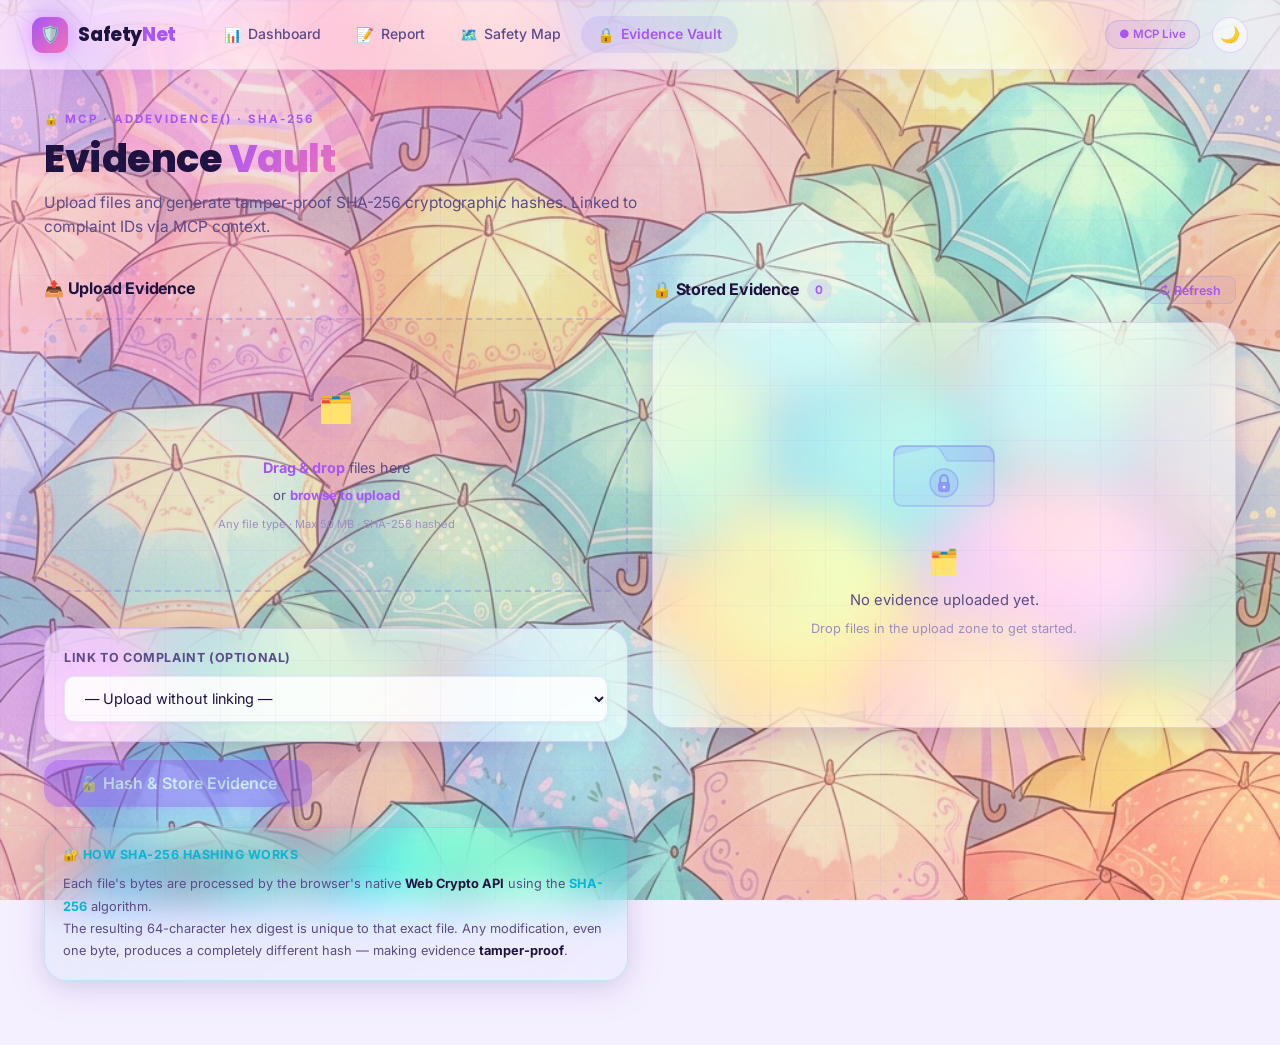
<file: pages/evidence.html>
<!DOCTYPE html>
<html lang="en" data-theme="light">
<head>
  <meta charset="UTF-8" />
  <meta name="viewport" content="width=device-width, initial-scale=1.0" />
  <title>SafetyNet — Evidence Vault</title>
  <meta name="description" content="Upload and hash evidence files using SHA-256. Tamper-proof evidence storage for safety complaints." />
  <link rel="stylesheet" href="../css/styles.css" />
  <style>
    .drop-zone-inner {
      pointer-events: none;
    }
    .dz-upload-icon {
      width: 64px; height: 64px;
      background: linear-gradient(135deg, rgba(108,99,255,0.12), rgba(244,114,182,0.08));
      border-radius: 50%;
      display: flex; align-items: center; justify-content: center;
      font-size: 1.8rem;
      margin: 0 auto 1rem;
      transition: transform var(--transition-med);
    }
    .drop-zone:hover .dz-upload-icon,
    .drop-zone.dragover .dz-upload-icon {
      transform: scale(1.12) translateY(-4px);
    }
    .staged-file {
      display: flex; align-items: center; gap: 0.85rem;
      padding: 0.85rem 1.1rem;
      background: rgba(255,255,255,0.9);
      border: 1px solid rgba(108,99,255,0.10);
      border-radius: var(--radius-md);
      box-shadow: 0 2px 8px rgba(0,0,0,0.04);
      animation: fadeSlideUp 0.3s ease;
    }
    [data-theme="dark"] .staged-file { background: rgba(255,255,255,0.04); }

    .hash-info-card {
      background: linear-gradient(135deg, rgba(6,182,212,0.06) 0%, rgba(56,189,248,0.04) 100%);
      border: 1.5px solid rgba(6,182,212,0.18);
    }
    /* Empty state illustration */
    .vault-empty {
      text-align: center;
      padding: 4rem 1.5rem;
    }
    .vault-empty-graphic {
      width: 120px; height: 100px;
      margin: 0 auto 1.5rem;
    }
    .vault-empty p { font-size: 0.92rem; color: var(--text-secondary); margin-top: 0.5rem; }
  </style>
</head>
<body>

<!-- ─── Background (matches login.html) ──────────────────── -->
<div id="bg-image"></div>
<div id="bg-overlay"></div>
<div id="grid-overlay"></div>
<div id="scan-line"></div>

<nav class="navbar">
  <a href="../index.html" class="logo">
    <div class="logo-icon">🛡️</div>
    <span class="brand-text">Safety<span class="brand-accent">Net</span></span>
  </a>
  <div class="nav-links">
    <a href="../index.html"         class="nav-link"><span class="nav-icon">📊</span> Dashboard</a>
    <a href="report.html"           class="nav-link"><span class="nav-icon">📝</span> Report</a>
    <a href="map.html"              class="nav-link"><span class="nav-icon">🗺️</span> Safety Map</a>
    <a href="evidence.html"         class="nav-link"><span class="nav-icon">🔒</span> Evidence Vault</a>
  </div>
  <div class="nav-badge">
    <span class="badge-pill">● MCP Live</span>
    <button class="theme-toggle" id="theme-toggle" title="Toggle dark mode">🌙</button>
  </div>
</nav>

<div class="page-wrapper">
  <div class="container">

    <div class="page-header fade-up">
      <div class="eyebrow">🔒 MCP · addEvidence() · SHA-256</div>
      <h1>Evidence <span class="gradient-text">Vault</span></h1>
      <p>Upload files and generate tamper-proof SHA-256 cryptographic hashes. Linked to complaint IDs via MCP context.</p>
    </div>

    <div class="two-col" style="align-items:start;">

      <!-- ─── Upload Panel ─── -->
      <div>
        <div class="section-title" style="margin-bottom:1rem">📤 Upload Evidence</div>

        <!-- Drop Zone -->
        <div class="drop-zone fade-up fade-up-1" id="drop-zone" role="button" tabindex="0" aria-label="Upload evidence file">
          <div class="drop-zone-inner">
            <div class="dz-upload-icon">🗂️</div>
            <p><strong>Drag &amp; drop</strong> files here</p>
            <p style="margin-top:0.4rem;font-size:0.82rem">
              or <strong style="color:var(--accent-purple);cursor:pointer" onclick="document.getElementById('file-input').click()">browse to upload</strong>
            </p>
            <p style="margin-top:0.6rem;font-size:0.70rem;color:var(--text-muted)">Any file type · Max 50 MB · SHA-256 hashed</p>
          </div>
          <input type="file" id="file-input" style="display:none" multiple />
        </div>

        <!-- Staged files -->
        <div id="staged-files" style="margin-top:1rem;display:flex;flex-direction:column;gap:0.5rem"></div>

        <!-- Link to complaint -->
        <div class="card fade-up fade-up-2" style="margin-top:1.25rem;padding:1.2rem;">
          <div class="form-group" style="margin-bottom:0;">
            <label class="form-label" for="link-complaint">Link to Complaint (optional)</label>
            <select id="link-complaint" class="form-control">
              <option value="unlinked">— Upload without linking —</option>
            </select>
          </div>
        </div>

        <!-- Upload Button -->
        <div style="margin-top:1.1rem;">
          <button class="btn btn-primary btn-lg" id="upload-btn" disabled onclick="handleUpload()">
            🔒 Hash &amp; Store Evidence
          </button>
        </div>

        <!-- How hashing works -->
        <div class="card hash-info-card fade-up fade-up-3" style="margin-top:1.25rem;padding:1.1rem;">
          <div style="font-size:0.78rem;font-weight:700;color:var(--accent-cyan);margin-bottom:0.5rem;letter-spacing:0.5px;display:flex;align-items:center;gap:0.4rem">
            🔐 HOW SHA-256 HASHING WORKS
          </div>
          <div style="font-size:0.8rem;color:var(--text-secondary);line-height:1.75">
            Each file's bytes are processed by the browser's native
            <strong style="color:var(--text-primary)">Web Crypto API</strong> using the
            <strong style="color:var(--accent-cyan)">SHA-256</strong> algorithm.<br/>
            The resulting 64-character hex digest is unique to that exact file.
            Any modification, even one byte, produces a completely different hash —
            making evidence <strong style="color:var(--text-primary)">tamper-proof</strong>.
          </div>
        </div>
      </div>

      <!-- ─── Vault List ─── -->
      <div>
        <div class="section-title">
          🔒 Stored Evidence
          <span class="title-count" id="evidence-total">0</span>
          <button class="btn btn-ghost btn-sm" style="margin-left:auto" onclick="renderVault()">↻ Refresh</button>
        </div>

        <div id="vault-list">
          <div class="card">
            <div class="vault-empty">
              <svg class="vault-empty-graphic" viewBox="0 0 120 100">
                <!-- Folder base -->
                <rect x="10" y="35" width="100" height="60" rx="8" fill="rgba(108,99,255,0.08)" stroke="rgba(108,99,255,0.22)" stroke-width="2"/>
                <path d="M10 45 Q10 35 20 35 L48 35 Q54 35 57 40 L63 50 L110 50 Q110 35 100 35 L55 35" fill="rgba(108,99,255,0.12)" stroke="rgba(108,99,255,0.22)" stroke-width="1.5"/>
                <!-- Lock icon -->
                <circle cx="60" cy="72" r="14" fill="rgba(108,99,255,0.14)" stroke="rgba(108,99,255,0.30)" stroke-width="1.5"/>
                <rect x="54" y="71" width="12" height="10" rx="3" fill="rgba(108,99,255,0.50)"/>
                <path d="M56 71 Q56 64 60 64 Q64 64 64 71" fill="none" stroke="rgba(108,99,255,0.50)" stroke-width="2" stroke-linecap="round"/>
                <circle cx="60" cy="76" r="1.5" fill="#fff" opacity="0.8"/>
              </svg>
              <div style="font-size:1.5rem;margin-bottom:0.5rem">🗂️</div>
              <p>No evidence uploaded yet.</p>
              <p style="margin-top:0.4rem;font-size:0.8rem;color:var(--text-muted)">Drop files in the upload zone to get started.</p>
            </div>
          </div>
        </div>
      </div>

    </div>
  </div>
</div>

<div id="toast-container"></div>

<script src="../js/mcp-context.js"></script>
<script src="../js/storage.js"></script>
<script src="../js/mcp-functions.js"></script>
<script src="../js/utils.js"></script>
<script>
// ─── Theme Toggle ─────────────────────────────────────────────────────────────
const html = document.documentElement;
const themeBtn = document.getElementById('theme-toggle');
function applyTheme(t) { html.setAttribute('data-theme', t); themeBtn.textContent = t === 'dark' ? '☀️' : '🌙'; localStorage.setItem('sn-theme', t); }
themeBtn.addEventListener('click', () => applyTheme(html.getAttribute('data-theme') === 'dark' ? 'light' : 'dark'));
(function() { const s = localStorage.getItem('sn-theme'); applyTheme(s || (matchMedia('(prefers-color-scheme:dark)').matches ? 'dark' : 'light')); })();

// ─── Drag & Drop ──────────────────────────────────────────────────────────────
let stagedFiles = [];
const dropZone  = document.getElementById('drop-zone');
const fileInput = document.getElementById('file-input');

dropZone.addEventListener('dragover',  e => { e.preventDefault(); dropZone.classList.add('dragover'); });
dropZone.addEventListener('dragleave', ()  => dropZone.classList.remove('dragover'));
dropZone.addEventListener('drop', e => {
  e.preventDefault();
  dropZone.classList.remove('dragover');
  stageFiles([...e.dataTransfer.files]);
});
dropZone.addEventListener('click', () => fileInput.click());
dropZone.addEventListener('keydown', e => { if (e.key === 'Enter' || e.key === ' ') fileInput.click(); });
fileInput.addEventListener('change', () => { stageFiles([...fileInput.files]); fileInput.value = ''; });

function stageFiles(files) {
  files.forEach(f => {
    if (f.size > 50 * 1024 * 1024) { showToast(`${f.name} is too large (max 50 MB)`, 'error'); return; }
    if (!stagedFiles.find(s => s.name === f.name && s.size === f.size)) stagedFiles.push(f);
  });
  renderStaged();
}

function renderStaged() {
  const container = document.getElementById('staged-files');
  document.getElementById('upload-btn').disabled = stagedFiles.length === 0;
  if (!stagedFiles.length) { container.innerHTML = ''; return; }
  container.innerHTML = stagedFiles.map((f, i) => `
    <div class="staged-file">
      <span style="font-size:1.4rem">${fileEmoji(f.name)}</span>
      <div style="flex:1;min-width:0">
        <div style="font-size:0.85rem;font-weight:700;overflow:hidden;text-overflow:ellipsis;white-space:nowrap;color:var(--text-primary)">${escHtml(f.name)}</div>
        <div style="font-size:0.72rem;color:var(--text-muted)">${formatBytes(f.size)}</div>
      </div>
      <button class="btn btn-danger btn-sm" onclick="removeStaged(${i})">✕</button>
    </div>
  `).join('');
}

function removeStaged(i) { stagedFiles.splice(i, 1); renderStaged(); }

// ─── Upload ───────────────────────────────────────────────────────────────────
async function handleUpload() {
  if (!stagedFiles.length) return;
  const btn = document.getElementById('upload-btn');
  const complaintId = document.getElementById('link-complaint').value;
  btn.innerHTML = '<span class="spinner"></span> Hashing files…';
  btn.disabled = true;
  for (const file of stagedFiles) {
    try {
      showToast(`Hashing ${file.name}…`, 'info', 2000);
      const evidence = await addEvidence(file, complaintId);
      showToast(`✅ Hashed: ${file.name.slice(0,22)}`, 'success');
    } catch(e) {
      showToast(`Failed to hash ${file.name}`, 'error');
    }
  }
  stagedFiles = [];
  renderStaged();
  renderVault();
  btn.innerHTML = '🔒 Hash &amp; Store Evidence';
  btn.disabled = false;
}

// ─── Vault Render ─────────────────────────────────────────────────────────────
function renderVault() {
  const evidence = getEvidence();
  document.getElementById('evidence-total').textContent = evidence.length;
  const el = document.getElementById('vault-list');
  if (!evidence.length) {
    el.innerHTML = `<div class="card"><div class="vault-empty">
      <svg class="vault-empty-graphic" viewBox="0 0 120 100">
        <rect x="10" y="35" width="100" height="60" rx="8" fill="rgba(108,99,255,0.08)" stroke="rgba(108,99,255,0.22)" stroke-width="2"/>
        <path d="M10 45 Q10 35 20 35 L48 35 Q54 35 57 40 L63 50 L110 50 Q110 35 100 35 L55 35" fill="rgba(108,99,255,0.12)" stroke="rgba(108,99,255,0.22)" stroke-width="1.5"/>
        <circle cx="60" cy="72" r="14" fill="rgba(108,99,255,0.14)" stroke="rgba(108,99,255,0.30)" stroke-width="1.5"/>
        <rect x="54" y="71" width="12" height="10" rx="3" fill="rgba(108,99,255,0.50)"/>
        <path d="M56 71 Q56 64 60 64 Q64 64 64 71" fill="none" stroke="rgba(108,99,255,0.50)" stroke-width="2" stroke-linecap="round"/>
        <circle cx="60" cy="76" r="1.5" fill="#fff" opacity="0.8"/>
      </svg>
      <div style="font-size:1.5rem;margin-bottom:0.5rem">🗂️</div>
      <p>No evidence uploaded yet.</p>
      <p style="margin-top:0.4rem;font-size:0.8rem;color:var(--text-muted)">Drop files in the upload zone to get started.</p>
    </div></div>`;
    return;
  }
  const sorted = [...evidence].sort((a, b) => new Date(b.uploadedAt) - new Date(a.uploadedAt));
  el.innerHTML = `<div style="display:flex;flex-direction:column;gap:0.85rem;">` +
    sorted.map(e => {
      const complaint = getComplaintById(e.complaintId);
      return `
      <div class="evidence-item fade-up">
        <div class="evidence-meta">
          <span class="evidence-filename">${fileEmoji(e.fileName)} ${escHtml(e.fileName)}</span>
          <div style="display:flex;gap:0.4rem;align-items:center;">
            <span class="chip chip-gray">${formatBytes(e.fileSize || 0)}</span>
            ${complaint ? `<span class="chip chip-purple" title="Linked complaint">🔗 ${escHtml(complaint.title.slice(0,16))}…</span>` : '<span class="chip chip-gray">Unlinked</span>'}
          </div>
        </div>
        <div class="evidence-hash-label">SHA-256 Hash</div>
        <div class="mono" id="hash-${e.id}" style="cursor:pointer;user-select:all" title="Click to copy" onclick="copyHash('${e.hash}','${e.id}')">${e.hash}</div>
        <div style="display:flex;justify-content:space-between;align-items:center;margin-top:0.6rem">
          <div style="font-size:0.72rem;color:var(--text-muted)">Uploaded ${formatDate(e.uploadedAt)}</div>
          <div style="display:flex;gap:0.4rem">
            <button class="btn btn-ghost btn-sm" onclick="copyHash('${e.hash}','${e.id}')">📋 Copy</button>
            <button class="btn btn-danger btn-sm" onclick="removeEvidence('${e.id}')">✕</button>
          </div>
        </div>
      </div>`;
    }).join('') + `</div>`;
}

function copyHash(hash, id) {
  navigator.clipboard.writeText(hash).then(() => {
    showToast('Hash copied to clipboard!', 'success', 2500);
  }).catch(() => {
    const el = document.getElementById('hash-' + id);
    const sel = window.getSelection(); const range = document.createRange();
    range.selectNodeContents(el); sel.removeAllRanges(); sel.addRange(range);
    showToast('Select the hash above and copy manually.', 'info');
  });
}

function removeEvidence(id) {
  const idx = MCPContext.evidence.findIndex(e => e.id === id);
  if (idx !== -1) { MCPContext.evidence.splice(idx, 1); saveToStorage(); renderVault(); showToast('Evidence removed', 'info'); }
}

function populateComplaintDropdown() {
  const sel = document.getElementById('link-complaint');
  const complaints = getComplaints();
  sel.innerHTML = '<option value="unlinked">— Upload without linking —</option>' +
    complaints.map(c => `<option value="${c.id}">${escHtml(c.title.slice(0,40))} — ${c.location.name}</option>`).join('');
}

function fileEmoji(name) {
  const ext = (name || '').split('.').pop().toLowerCase();
  const map = { jpg:'🖼️',jpeg:'🖼️',png:'🖼️',gif:'🖼️',mp4:'🎥',mov:'🎥',avi:'🎥',pdf:'📄',doc:'📝',docx:'📝',txt:'📄',mp3:'🎵',wav:'🎵',zip:'🗜️' };
  return map[ext] || '📎';
}

function escHtml(str) {
  return String(str || '').replace(/&/g,'&amp;').replace(/</g,'&lt;').replace(/>/g,'&gt;');
}

document.addEventListener('DOMContentLoaded', () => {
  populateComplaintDropdown();
  renderVault();
  initNav && initNav();
  MCPContext.on('complaint:added', populateComplaintDropdown);
  MCPContext.on('evidence:added',  renderVault);
});
</script>
</body>
</html>
</file>
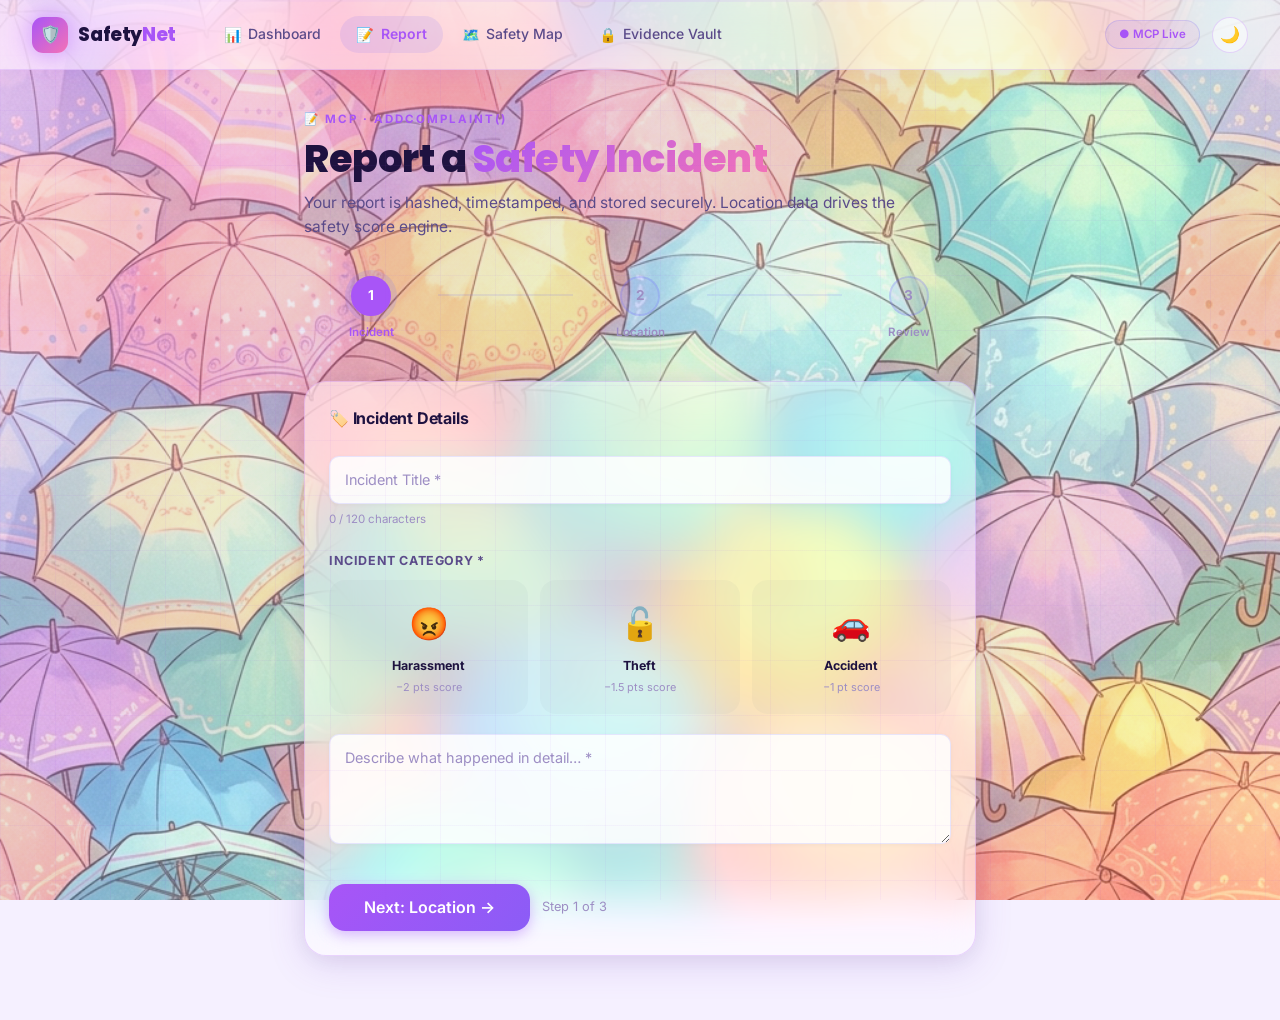
<file: pages/report.html>
<!DOCTYPE html>
<html lang="en" data-theme="light">
<head>
  <meta charset="UTF-8" />
  <meta name="viewport" content="width=device-width, initial-scale=1.0" />
  <title>SafetyNet — Report a Complaint</title>
  <meta name="description" content="File a new safety complaint including location, category, and description." />
  <link rel="stylesheet" href="../css/styles.css" />
  <style>
    /* Floating label inputs */
    .float-field {
      position: relative;
      margin-bottom: 1.4rem;
    }
    .float-field .form-control {
      padding-top: 1.4rem;
      padding-bottom: 0.45rem;
    }
    .float-field textarea.form-control {
      padding-top: 1.6rem;
    }
    .float-label {
      position: absolute;
      left: 1rem;
      top: 0.75rem;
      font-size: 0.9rem;
      color: var(--text-muted);
      pointer-events: none;
      transition: all 0.2s ease;
      font-weight: 400;
    }
    .float-field .form-control:focus + .float-label,
    .float-field .form-control:not(:placeholder-shown) + .float-label {
      top: 0.35rem;
      font-size: 0.65rem;
      font-weight: 700;
      letter-spacing: 0.5px;
      text-transform: uppercase;
      color: var(--accent-purple);
    }
    /* Validation icons */
    .field-wrap { position: relative; }
    .field-wrap .val-icon {
      position: absolute;
      right: 0.9rem;
      top: 50%;
      transform: translateY(-50%);
      font-size: 0.95rem;
      opacity: 0;
      transition: opacity 0.2s;
      pointer-events: none;
    }
    .field-wrap .form-control.valid   + .val-icon { opacity: 1; color: var(--accent-green); }
    .field-wrap .form-control.invalid + .val-icon { opacity: 1; color: var(--accent-red); }

    /* Category cards */
    .cat-grid {
      display: grid;
      grid-template-columns: repeat(3, 1fr);
      gap: 0.75rem;
      margin-bottom: 1rem;
    }
    .cat-card {
      border: 2px solid transparent;
      border-radius: var(--radius-md);
      padding: 1rem 0.75rem;
      text-align: center;
      cursor: pointer;
      transition: all var(--transition-med);
      background: rgba(107,114,128,0.05);
    }
    .cat-card:hover { transform: translateY(-3px); box-shadow: 0 6px 16px rgba(0,0,0,0.08); }
    .cat-card.selected { border-color: var(--accent-purple); background: rgba(108,99,255,0.08); }
    .cat-card .cat-emoji { font-size: 2rem; display: block; margin-bottom: 0.4rem; }
    .cat-card .cat-name { font-size: 0.78rem; font-weight: 700; color: var(--text-primary); }
    .cat-card .cat-desc { font-size: 0.68rem; color: var(--text-muted); margin-top: 0.2rem; }

    /* Impact preview */
    .impact-box {
      display: none;
      border-radius: var(--radius-md);
      padding: 1rem 1.1rem;
      background: rgba(108,99,255,0.06);
      border: 1.5px solid rgba(108,99,255,0.18);
      margin-bottom: 1.25rem;
      animation: fadeSlideUp 0.3s ease;
    }
    .impact-box .impact-title { font-size:0.78rem; font-weight:700; color:var(--accent-purple); margin-bottom:0.3rem; }

    /* Map mini preview */
    .map-mini {
      height: 160px;
      background: linear-gradient(135deg, rgba(56,189,248,0.08) 0%, rgba(108,99,255,0.06) 100%);
      border-radius: var(--radius-md);
      border: 1.5px dashed rgba(108,99,255,0.20);
      display: flex; align-items: center; justify-content: center;
      margin-top: 1rem;
      flex-direction: column;
      gap: 0.4rem;
      color: var(--text-muted);
      font-size: 0.82rem;
      transition: all var(--transition-med);
    }
    .map-mini.has-coords {
      border-color: var(--accent-teal);
      background: linear-gradient(135deg, rgba(20,184,166,0.07) 0%, rgba(56,189,248,0.05) 100%);
      color: var(--accent-teal);
    }

    /* Lifecycle stepper */
    .lifecycle-steps { display: flex; flex-direction: column; gap: 0.6rem; }
    .lc-step {
      display: flex; align-items: center; gap: 0.9rem;
      padding: 0.65rem 0.9rem;
      border-radius: var(--radius-md);
      background: rgba(107,114,128,0.04);
      border: 1.5px solid rgba(107,114,128,0.08);
      opacity: 0.45;
      transition: all 0.4s ease;
    }
    .lc-step.active {
      opacity: 1;
      background: rgba(108,99,255,0.05);
      border-color: rgba(108,99,255,0.20);
    }
    .lc-step-icon { font-size: 1.2rem; width: 32px; flex-shrink: 0; text-align:center; }
    .lc-step-label { flex: 1; font-size: 0.82rem; font-weight: 600; color: var(--text-primary); }

    /* Step nav buttons */
    .step-nav { display: flex; gap: 0.75rem; margin-top: 2rem; align-items: center; }

    /* Submit glow */
    .btn-submit-glow {
      background: linear-gradient(135deg, var(--accent-purple), var(--accent-pink));
      color: #fff;
      box-shadow: 0 6px 24px rgba(108,99,255,0.50), 0 0 0 0 rgba(108,99,255,0.3);
      animation: submitPulse 2.5s ease-in-out infinite;
    }
    .btn-submit-glow:hover {
      transform: translateY(-2px) scale(1.03);
      box-shadow: 0 10px 32px rgba(108,99,255,0.60);
    }
    @keyframes submitPulse {
      0%, 100% { box-shadow: 0 6px 24px rgba(108,99,255,0.45), 0 0 0 0 rgba(108,99,255,0.2); }
      50%       { box-shadow: 0 6px 24px rgba(108,99,255,0.45), 0 0 0 8px rgba(108,99,255,0); }
    }
    @media (max-width: 600px) { .cat-grid { grid-template-columns: 1fr 1fr; } }
  </style>
</head>
<body>

<!-- ─── Background (matches login.html) ──────────────────── -->
<div id="bg-image"></div>
<div id="bg-overlay"></div>
<div id="grid-overlay"></div>
<div id="scan-line"></div>

<nav class="navbar">
  <a href="../index.html" class="logo">
    <div class="logo-icon">🛡️</div>
    <span class="brand-text">Safety<span class="brand-accent">Net</span></span>
  </a>
  <div class="nav-links">
    <a href="../index.html"         class="nav-link"><span class="nav-icon">📊</span> Dashboard</a>
    <a href="report.html"           class="nav-link"><span class="nav-icon">📝</span> Report</a>
    <a href="map.html"              class="nav-link"><span class="nav-icon">🗺️</span> Safety Map</a>
    <a href="evidence.html"         class="nav-link"><span class="nav-icon">🔒</span> Evidence Vault</a>
  </div>
  <div class="nav-badge">
    <span class="badge-pill">● MCP Live</span>
    <button class="theme-toggle" id="theme-toggle" title="Toggle dark mode">🌙</button>
  </div>
</nav>

<div class="page-wrapper">
  <div class="container" style="max-width: 720px;">

    <!-- Header -->
    <div class="page-header fade-up">
      <div class="eyebrow">📝 MCP · addComplaint()</div>
      <h1>Report a <span class="gradient-text">Safety Incident</span></h1>
      <p>Your report is hashed, timestamped, and stored securely. Location data drives the safety score engine.</p>
    </div>

    <!-- Wizard Step Indicators -->
    <div class="fade-up fade-up-1" style="display:flex;align-items:center;margin-bottom:2.5rem;gap:0;">
      <div class="wizard-step active" id="ws-1">
        <div class="wizard-step-circle">1</div>
        <div class="wizard-step-label">Incident</div>
      </div>
      <div class="wizard-line" id="wl-1"></div>
      <div class="wizard-step" id="ws-2">
        <div class="wizard-step-circle">2</div>
        <div class="wizard-step-label">Location</div>
      </div>
      <div class="wizard-line" id="wl-2"></div>
      <div class="wizard-step" id="ws-3">
        <div class="wizard-step-circle">3</div>
        <div class="wizard-step-label">Review</div>
      </div>
    </div>

    <!-- ─── Step 1: Incident Details ─── -->
    <div class="wizard-panel active fade-up fade-up-2" id="panel-1">
      <div class="card">
        <div class="section-title" style="margin-bottom:1.5rem">🏷️ Incident Details</div>

        <!-- Title (floating label) -->
        <div class="float-field">
          <div class="field-wrap">
            <input type="text" id="inp-title" class="form-control" placeholder=" " maxlength="120" />
            <label class="float-label" for="inp-title">Incident Title *</label>
            <span class="val-icon">✓</span>
          </div>
          <div class="field-hint" id="title-count">0 / 120 characters</div>
        </div>

        <!-- Categories -->
        <div style="margin-bottom:1.25rem">
          <div class="form-label" style="margin-bottom:0.6rem">Incident Category *</div>
          <div class="cat-grid" id="cat-grid">
            <div class="cat-card" data-value="harassment" onclick="selectCategory('harassment')">
              <span class="cat-emoji">😡</span>
              <div class="cat-name">Harassment</div>
              <div class="cat-desc">−2 pts score</div>
            </div>
            <div class="cat-card" data-value="theft" onclick="selectCategory('theft')">
              <span class="cat-emoji">🔓</span>
              <div class="cat-name">Theft</div>
              <div class="cat-desc">−1.5 pts score</div>
            </div>
            <div class="cat-card" data-value="accident" onclick="selectCategory('accident')">
              <span class="cat-emoji">🚗</span>
              <div class="cat-name">Accident</div>
              <div class="cat-desc">−1 pt score</div>
            </div>
          </div>
          <input type="hidden" id="inp-category" />
          <div class="impact-box" id="impact-preview">
            <div class="impact-title">⚡ Safety Score Impact</div>
            <div id="impact-text"></div>
          </div>
        </div>

        <!-- Description (floating label) -->
        <div class="float-field">
          <div class="field-wrap">
            <textarea id="inp-desc" class="form-control" placeholder=" " rows="4"></textarea>
            <label class="float-label" for="inp-desc">Describe what happened in detail… *</label>
          </div>
        </div>

        <div class="step-nav">
          <button class="btn btn-primary btn-lg" onclick="goToStep(2)">Next: Location →</button>
          <span style="font-size:0.8rem;color:var(--text-muted)">Step 1 of 3</span>
        </div>
      </div>
    </div>

    <!-- ─── Step 2: Location ─── -->
    <div class="wizard-panel" id="panel-2">
      <div class="card">
        <div class="section-title" style="margin-bottom:1.5rem">📍 Location Details</div>

        <div style="display:flex;align-items:center;gap:0.75rem;margin-bottom:1.25rem;flex-wrap:wrap;">
          <p style="font-size:0.85rem;color:var(--text-secondary)">Enter manually or use GPS:</p>
          <button type="button" id="geo-btn" class="btn btn-ghost btn-sm">📡 Use My Location</button>
        </div>

        <!-- Location name (floating) -->
        <div class="float-field">
          <div class="field-wrap">
            <input type="text" id="inp-location" class="form-control" placeholder=" " />
            <label class="float-label" for="inp-location">Location Name *</label>
            <span class="val-icon">✓</span>
          </div>
        </div>

        <!-- Lat / Lng -->
        <div class="form-row">
          <div class="float-field">
            <div class="field-wrap">
              <input type="number" id="inp-lat" class="form-control" placeholder=" " step="any" />
              <label class="float-label" for="inp-lat">Latitude</label>
            </div>
          </div>
          <div class="float-field">
            <div class="field-wrap">
              <input type="number" id="inp-lng" class="form-control" placeholder=" " step="any" />
              <label class="float-label" for="inp-lng">Longitude</label>
            </div>
          </div>
        </div>

        <!-- Map mini-preview -->
        <div class="map-mini" id="map-mini">
          <span style="font-size:2rem">🗺️</span>
          <span>Enter coordinates to preview location</span>
        </div>

        <div class="step-nav">
          <button class="btn btn-ghost" onclick="goToStep(1)">← Back</button>
          <button class="btn btn-primary btn-lg" onclick="goToStep(3)">Next: Review →</button>
          <span style="font-size:0.8rem;color:var(--text-muted)">Step 2 of 3</span>
        </div>
      </div>
    </div>

    <!-- ─── Step 3: Review & Submit ─── -->
    <div class="wizard-panel" id="panel-3">
      <div class="card" style="margin-bottom:1.25rem;">
        <div class="section-title" style="margin-bottom:1.25rem">📋 Review &amp; Submit</div>

        <div id="review-summary" style="display:flex;flex-direction:column;gap:0.75rem;margin-bottom:1.5rem;">
          <!-- populated by JS -->
        </div>

        <hr class="divider" />

        <div style="display:flex;align-items:center;gap:1rem;flex-wrap:wrap;">
          <button type="button" class="btn btn-submit-glow btn-lg" id="submit-btn" onclick="handleSubmit()">
            🚀 Submit Report
          </button>
          <button type="button" class="btn btn-ghost" onclick="goToStep(2)">← Edit</button>
          <button type="button" class="btn btn-ghost" onclick="resetForm()" style="margin-left:auto;">Reset</button>
        </div>
        <div style="margin-top:0.75rem;font-size:0.78rem;color:var(--text-muted)">🔐 Stored securely via MCP · Hashed &amp; timestamped</div>
      </div>

      <!-- MCP Lifecycle -->
      <div class="card" style="padding:1.3rem;">
        <div class="section-title" style="margin-bottom:1rem">⚡ MCP Event Lifecycle</div>
        <div class="lifecycle-steps">
          <div class="lc-step" id="lc-1">
            <div class="lc-step-icon">1️⃣</div>
            <div class="lc-step-label"><strong>addComplaint()</strong> — context updated</div>
            <span class="chip chip-gray" id="lc-chip-1">Waiting</span>
          </div>
          <div class="lc-step" id="lc-2">
            <div class="lc-step-icon">2️⃣</div>
            <div class="lc-step-label"><strong>updateSafetyScore()</strong> — score engine runs</div>
            <span class="chip chip-gray" id="lc-chip-2">Waiting</span>
          </div>
          <div class="lc-step" id="lc-3">
            <div class="lc-step-icon">3️⃣</div>
            <div class="lc-step-label"><strong>saveToStorage()</strong> — localStorage synced</div>
            <span class="chip chip-gray" id="lc-chip-3">Waiting</span>
          </div>
          <div class="lc-step" id="lc-4">
            <div class="lc-step-icon">4️⃣</div>
            <div class="lc-step-label"><strong>MCP Event</strong> emitted → Dashboard auto-updates</div>
            <span class="chip chip-gray" id="lc-chip-4">Waiting</span>
          </div>
        </div>
      </div>
    </div>

  </div>
</div>

<div id="toast-container"></div>

<script src="../js/mcp-context.js"></script>
<script src="../js/storage.js"></script>
<script src="../js/mcp-functions.js"></script>
<script src="../js/utils.js"></script>
<script>
// ─── Theme Toggle ─────────────────────────────────────────────────────────────
const html = document.documentElement;
const themeBtn = document.getElementById('theme-toggle');
function applyTheme(t) { html.setAttribute('data-theme', t); themeBtn.textContent = t === 'dark' ? '☀️' : '🌙'; localStorage.setItem('sn-theme', t); }
themeBtn.addEventListener('click', () => applyTheme(html.getAttribute('data-theme') === 'dark' ? 'light' : 'dark'));
(function() { const s = localStorage.getItem('sn-theme'); applyTheme(s || (matchMedia('(prefers-color-scheme:dark)').matches ? 'dark' : 'light')); })();

// ─── Wizard State ─────────────────────────────────────────────────────────────
let currentStep = 1;
let selectedCategory = '';

function goToStep(step) {
  // Validation
  if (step > 1) {
    const title = document.getElementById('inp-title').value.trim();
    if (!title || !selectedCategory) {
      showToast('Please fill in the title and select a category.', 'error');
      return;
    }
    const desc = document.getElementById('inp-desc').value.trim();
    if (!desc) { showToast('Please add a description.', 'error'); return; }
  }
  if (step > 2) {
    const loc = document.getElementById('inp-location').value.trim();
    if (!loc) { showToast('Please enter a location name.', 'error'); return; }
    buildReviewSummary();
  }

  currentStep = step;
  document.querySelectorAll('.wizard-panel').forEach((p, i) => {
    p.classList.toggle('active', i + 1 === step);
  });
  for (let i = 1; i <= 3; i++) {
    const ws = document.getElementById('ws-' + i);
    ws.classList.toggle('active', i === step);
    ws.classList.toggle('done',   i < step);
  }
  for (let i = 1; i <= 2; i++) {
    const wl = document.getElementById('wl-' + i);
    wl.classList.toggle('done',   i < step);
    wl.classList.toggle('active', i === step - 1);
  }
  window.scrollTo({ top: 0, behavior: 'smooth' });
}

// ─── Category Selection ───────────────────────────────────────────────────────
function selectCategory(val) {
  selectedCategory = val;
  document.getElementById('inp-category').value = val;
  document.querySelectorAll('.cat-card').forEach(c => {
    c.classList.toggle('selected', c.dataset.value === val);
  });
  const impacts = {
    harassment: '😡 Harassment reduces safety score by <strong>−2 points</strong> per report.',
    theft:      '🔓 Theft reduces safety score by <strong>−1.5 points</strong> per report.',
    accident:   '🚗 Accident reduces safety score by <strong>−1 point</strong> per report.',
  };
  const box = document.getElementById('impact-preview');
  box.style.display = 'block';
  document.getElementById('impact-text').innerHTML = impacts[val] || '';
}

// ─── Floating Label validation ────────────────────────────────────────────────
document.getElementById('inp-title').addEventListener('input', function() {
  document.getElementById('title-count').textContent = this.value.length + ' / 120 characters';
  this.classList.toggle('valid',   this.value.trim().length >= 3);
  this.classList.toggle('invalid', this.value.trim().length > 0 && this.value.trim().length < 3);
});

// ─── Geolocation ──────────────────────────────────────────────────────────────
document.getElementById('geo-btn').addEventListener('click', function() {
  this.innerHTML = '<span class="spinner"></span> Locating…';
  this.disabled = true;
  navigator.geolocation.getCurrentPosition(pos => {
    document.getElementById('inp-lat').value = pos.coords.latitude.toFixed(6);
    document.getElementById('inp-lng').value = pos.coords.longitude.toFixed(6);
    this.innerHTML = '✅ Location Set';
    this.disabled = false;
    updateMapMini();
    showToast('GPS coordinates captured!', 'success');
  }, () => {
    this.innerHTML = '📡 Use My Location';
    this.disabled = false;
    showToast('Could not get location. Enter manually.', 'error');
  });
});

['inp-lat','inp-lng'].forEach(id => {
  document.getElementById(id).addEventListener('input', updateMapMini);
});

function updateMapMini() {
  const lat = parseFloat(document.getElementById('inp-lat').value);
  const lng = parseFloat(document.getElementById('inp-lng').value);
  const mini = document.getElementById('map-mini');
  if (!isNaN(lat) && !isNaN(lng)) {
    mini.classList.add('has-coords');
    mini.innerHTML = `<span style="font-size:2rem">📍</span><strong>${lat.toFixed(4)}, ${lng.toFixed(4)}</strong><span style="font-size:0.75rem">Coordinates captured</span>`;
  } else {
    mini.classList.remove('has-coords');
    mini.innerHTML = `<span style="font-size:2rem">🗺️</span><span>Enter coordinates to preview location</span>`;
  }
}

// ─── Review Summary ───────────────────────────────────────────────────────────
function buildReviewSummary() {
  const el = document.getElementById('review-summary');
  const catEmoji = { harassment:'😡', theft:'🔓', accident:'🚗' }[selectedCategory] || '📋';
  const rows = [
    ['Title',    document.getElementById('inp-title').value.trim()],
    ['Category', catEmoji + ' ' + selectedCategory],
    ['Location', document.getElementById('inp-location').value.trim()],
    ['Coords',   (() => { const la = document.getElementById('inp-lat').value; const lo = document.getElementById('inp-lng').value; return la && lo ? `${la}, ${lo}` : 'Not specified'; })()],
    ['Description', document.getElementById('inp-desc').value.trim()],
  ];
  el.innerHTML = rows.map(([k, v]) => `
    <div style="display:flex;gap:1rem;align-items:flex-start;padding:0.6rem 0;border-bottom:1px solid rgba(107,114,128,0.10)">
      <div style="font-size:0.72rem;font-weight:700;text-transform:uppercase;letter-spacing:0.5px;color:var(--text-muted);width:90px;flex-shrink:0;padding-top:0.1rem">${k}</div>
      <div style="font-size:0.875rem;color:var(--text-primary);font-weight:500;flex:1">${escHtml(v)}</div>
    </div>
  `).join('');
}

// ─── Submit ───────────────────────────────────────────────────────────────────
async function handleSubmit() {
  const title    = document.getElementById('inp-title').value.trim();
  const category = selectedCategory;
  const desc     = document.getElementById('inp-desc').value.trim();
  const locName  = document.getElementById('inp-location').value.trim();
  const lat      = parseFloat(document.getElementById('inp-lat').value) || 0;
  const lng      = parseFloat(document.getElementById('inp-lng').value) || 0;

  if (!title || !category || !desc || !locName) {
    showToast('Please fill in all required fields.', 'error'); return;
  }

  const btn = document.getElementById('submit-btn');
  btn.innerHTML = '<span class="spinner"></span> Submitting…';
  btn.disabled = true;

  await animateMCPLifecycle();

  addComplaint({ title, category, description: desc, location: { name: locName, lat, lng } });

  btn.innerHTML = '🚀 Submit Report';
  btn.disabled = false;
  showToast(`Complaint "${title}" filed successfully!`, 'success');
  setTimeout(() => { window.location.href = '../index.html'; }, 1800);
}

async function animateMCPLifecycle() {
  const steps = [
    { id:'lc-1', chip:'lc-chip-1', label:'✓ Added',   cls:'chip-purple', delay:0 },
    { id:'lc-2', chip:'lc-chip-2', label:'✓ Scored',  cls:'chip-yellow', delay:450 },
    { id:'lc-3', chip:'lc-chip-3', label:'✓ Saved',   cls:'chip-green',  delay:900 },
    { id:'lc-4', chip:'lc-chip-4', label:'✓ Emitted', cls:'chip-cyan',   delay:1350 },
  ];
  for (const s of steps) {
    await new Promise(r => setTimeout(r, s.delay));
    document.getElementById(s.id).classList.add('active');
    const chip = document.getElementById(s.chip);
    chip.className = `chip ${s.cls}`;
    chip.textContent = s.label;
  }
  await new Promise(r => setTimeout(r, 400));
}

function resetForm() {
  document.getElementById('inp-title').value = '';
  document.getElementById('inp-desc').value = '';
  document.getElementById('inp-location').value = '';
  document.getElementById('inp-lat').value = '';
  document.getElementById('inp-lng').value = '';
  document.getElementById('title-count').textContent = '0 / 120 characters';
  document.getElementById('impact-preview').style.display = 'none';
  selectedCategory = '';
  document.querySelectorAll('.cat-card').forEach(c => c.classList.remove('selected'));
  ['lc-1','lc-2','lc-3','lc-4'].forEach(id => {
    document.getElementById(id).classList.remove('active');
  });
  ['lc-chip-1','lc-chip-2','lc-chip-3','lc-chip-4'].forEach(id => {
    const el = document.getElementById(id);
    el.className = 'chip chip-gray';
    el.textContent = 'Waiting';
  });
  goToStep(1);
}

function escHtml(str) {
  return String(str || '').replace(/&/g,'&amp;').replace(/</g,'&lt;').replace(/>/g,'&gt;');
}

document.addEventListener('DOMContentLoaded', () => initNav && initNav());
</script>
</body>
</html>
</file>
<file: style.css>
/* =====================================================
   SAFENET — Futuristic Umbrella Design System
   Login-matched: Lavender · Purple · Teal · Glassmorphism
   ===================================================== */

/* ─── Google Fonts ─────────────────────────────────── */
@import url('https://fonts.googleapis.com/css2?family=Inter:wght@400;500;600;700;800;900&family=Orbitron:wght@400;700;900&display=swap');

/* ─── CSS Variables (Light — Umbrella Palette) ─────── */
:root {
  /* brand — matches login.html palette */
  --primary:       #a855f7;
  --primary-dark:  #7c3aed;
  --primary-light: #c084fc;
  --accent:        #06b6d4;
  --gradient:      linear-gradient(135deg, #a855f7 0%, #6366f1 50%, #06b6d4 100%);
  --gradient-warm: linear-gradient(135deg, #f472b6 0%, #a855f7 50%, #fbbf24 100%);
  --top-line:      linear-gradient(90deg,#f472b6,#a78bfa,#34d399,#fbbf24);

  /* surfaces — glass with purple tint */
  --bg:            #f5f0ff;
  --bg-card:       rgba(255,255,255,0.52);
  --bg-modal:      rgba(255,255,255,0.72);
  --bg-sidebar:    rgba(255,255,255,0.42);
  --bg-nav:        rgba(255,255,255,0.55);

  /* glass */
  --glass-blur:    20px;
  --glass-border:  rgba(168,85,247,0.22);
  --glass-border2: rgba(168,85,247,0.10);

  /* text */
  --text:          #1e1240;
  --text-2:        #5b4b8a;
  --text-3:        #9d8ec4;

  /* risk */
  --risk-low:      #34d399;
  --risk-med:      #fbbf24;
  --risk-high:     #f43f5e;

  /* status */
  --success:       #34d399;
  --warning:       #fbbf24;
  --danger:        #f43f5e;
  --info:          #6366f1;

  /* radii */
  --r-sm:  8px;
  --r-md:  12px;
  --r-lg:  16px;
  --r-xl:  20px;
  --r-full:9999px;

  /* shadows — purple glow */
  --shadow-sm:  0 1px 4px rgba(168,85,247,0.10);
  --shadow-md:  0 4px 18px rgba(168,85,247,0.18);
  --shadow-lg:  0 8px 36px rgba(130,80,200,0.22), 0 4px 24px rgba(0,0,0,0.08);
  --shadow-glow:0 0 32px rgba(168,85,247,0.35);

  /* nav */
  --nav-h: 60px;

  /* scan line + grid overlay */
  --grid-color: rgba(168,85,247,0.05);
  --scan-grad:  linear-gradient(90deg,transparent,rgba(168,85,247,0.35) 40%,rgba(168,85,247,0.6) 50%,rgba(168,85,247,0.35) 60%,transparent);
}

/* ─── Dark Mode (Umbrella at Night) ────────────────── */
[data-theme="dark"] {
  --bg:           #0d0818;
  --bg-card:      rgba(10,8,35,0.72);
  --bg-modal:     rgba(10,8,35,0.88);
  --bg-sidebar:   rgba(10,8,35,0.82);
  --bg-nav:       rgba(5,3,20,0.82);
  --glass-border: rgba(167,139,250,0.22);
  --glass-border2:rgba(167,139,250,0.08);
  --text:         #f0e8ff;
  --text-2:       #c4b5fd;
  --text-3:       #7c6fa0;
  --shadow-sm:    0 1px 4px rgba(0,0,0,0.4);
  --shadow-md:    0 4px 18px rgba(0,0,0,0.5);
  --shadow-lg:    0 8px 36px rgba(0,0,0,0.65), 0 0 60px rgba(139,92,246,0.10);
  --shadow-glow:  0 0 32px rgba(192,132,252,0.35);
  --primary:       #c084fc;
  --primary-dark:  #a855f7;
  --primary-light: #ddd6fe;
  --accent:        #22d3ee;
  --gradient:      linear-gradient(135deg, #c084fc 0%, #818cf8 50%, #34d399 100%);
  --gradient-warm: linear-gradient(135deg, #f472b6 0%, #c084fc 50%, #fbbf24 100%);
  --success:       #34d399;
  --warning:       #fbbf24;
  --danger:        #fb7185;
  --info:          #818cf8;

  --grid-color: rgba(167,139,250,0.04);
  --scan-grad:  linear-gradient(90deg,transparent,rgba(192,132,252,0.4) 40%,rgba(192,132,252,0.8) 50%,rgba(192,132,252,0.4) 60%,transparent);
}

/* ─── Reset ────────────────────────────────────────── */
*, *::before, *::after { box-sizing: border-box; margin: 0; padding: 0; }
html { font-size: 16px; scroll-behavior: smooth; }
body {
  font-family: 'Inter', -apple-system, sans-serif;
  background: var(--bg);
  color: var(--text);
  overflow-x: hidden;
  min-height: 100vh;
}
a { color: var(--primary); text-decoration: none; }

/* ─── Background — Umbrella Image (login-matched) ───── */
#bg-image {
  position: fixed; inset: 0; z-index: 0;
  background: url('../umbrella_bg.png') center center / cover no-repeat;
  transition: filter 0.5s cubic-bezier(0.4,0,0.2,1);
  pointer-events: none;
}
[data-theme="light"] #bg-image { filter: brightness(1.05) saturate(1.1); }
[data-theme="dark"]  #bg-image { filter: brightness(0.28) saturate(0.7) hue-rotate(20deg); }

#bg-overlay {
  position: fixed; inset: 0; z-index: 1; pointer-events: none;
  transition: background 0.5s cubic-bezier(0.4,0,0.2,1);
}
[data-theme="light"] #bg-overlay {
  background: linear-gradient(135deg,
    rgba(245,208,254,0.40) 0%,
    rgba(196,181,253,0.30) 30%,
    rgba(167,243,208,0.22) 65%,
    rgba(253,186,116,0.28) 100%);
}
[data-theme="dark"] #bg-overlay {
  background: linear-gradient(135deg,
    rgba(10,5,40,0.72) 0%,
    rgba(30,10,60,0.55) 50%,
    rgba(5,15,30,0.72) 100%);
}

#grid-overlay {
  position: fixed; inset: 0; z-index: 2; pointer-events: none;
  background-image:
    linear-gradient(var(--grid-color) 1px, transparent 1px),
    linear-gradient(90deg, var(--grid-color) 1px, transparent 1px);
  background-size: 55px 55px;
}

#scan-line {
  position: fixed; left:0; right:0; height:2px; z-index:3; pointer-events:none;
  animation: scanDown 10s linear infinite;
  background: var(--scan-grad);
}
@keyframes scanDown {
  0%   { top:-2px; opacity:0; }
  5%   { opacity:1; }
  95%  { opacity:1; }
  100% { top:100vh; opacity:0; }
}

/* ─── ADMIN Background — Animated Gradient Blobs ────── */
/* Overrides #bg-overlay when .admin-bg class is present */
#bg-overlay.admin-bg {
  position: fixed; inset: 0; z-index: 0; pointer-events: none;
  transition: background 0.5s ease;
}

[data-theme="light"] #bg-overlay.admin-bg {
  background:
    radial-gradient(ellipse 70% 55% at 12% 8%,   rgba(168,85,247,0.20) 0%, transparent 68%),
    radial-gradient(ellipse 55% 50% at 88% 80%,  rgba(244,114,182,0.16) 0%, transparent 65%),
    radial-gradient(ellipse 60% 45% at 55% 45%,  rgba(6,182,212,0.12)  0%, transparent 65%),
    radial-gradient(ellipse 40% 35% at 30% 75%,  rgba(34,211,153,0.10) 0%, transparent 65%),
    linear-gradient(145deg, #f0e8ff 0%, #ede9fe 35%, #e0f2fe 70%, #f5f0ff 100%);
  animation: adminBgShift 14s ease-in-out infinite alternate;
}

[data-theme="dark"] #bg-overlay.admin-bg {
  background:
    radial-gradient(ellipse 70% 55% at 12% 8%,   rgba(168,85,247,0.18) 0%, transparent 70%),
    radial-gradient(ellipse 55% 50% at 88% 80%,  rgba(244,114,182,0.12) 0%, transparent 68%),
    radial-gradient(ellipse 60% 45% at 55% 45%,  rgba(6,182,212,0.08)  0%, transparent 68%),
    radial-gradient(ellipse 40% 35% at 30% 75%,  rgba(34,211,153,0.07) 0%, transparent 65%),
    linear-gradient(145deg, #0d0818 0%, #120a28 40%, #0a1020 80%, #080615 100%);
  animation: adminBgShift 14s ease-in-out infinite alternate;
}

@keyframes adminBgShift {
  0%   { background-position: 0% 0%; filter: hue-rotate(0deg); }
  50%  { filter: hue-rotate(12deg); }
  100% { background-position: 100% 100%; filter: hue-rotate(0deg); }
}

/* ─── ADMIN Navbar — Brighter & More Opaque ─────────── */
.admin-page .navbar,
body:has(.admin-layout) .navbar {
  background: rgba(255,255,255,0.82) !important;
  border-bottom: 1.5px solid rgba(168,85,247,0.30) !important;
  box-shadow: 0 2px 32px rgba(168,85,247,0.18), 0 1px 0 rgba(255,255,255,0.6) inset !important;
}
[data-theme="dark"] body:has(.admin-layout) .navbar {
  background: rgba(18,10,40,0.92) !important;
  border-bottom: 1.5px solid rgba(167,139,250,0.32) !important;
  box-shadow: 0 2px 32px rgba(139,92,246,0.22) !important;
}

/* ─── ADMIN Panels & Cards — Lighter / Brighter ──────── */
body:has(.admin-layout) .admin-stat-card,
body:has(.admin-layout) .admin-filters,
body:has(.admin-layout) .admin-table-wrap,
body:has(.admin-layout) .evidence-card {
  background: rgba(255,255,255,0.78) !important;
  border: 1px solid rgba(168,85,247,0.28) !important;
  backdrop-filter: blur(28px) saturate(2);
  -webkit-backdrop-filter: blur(28px) saturate(2);
  box-shadow: 0 8px 32px rgba(168,85,247,0.14), 0 2px 8px rgba(0,0,0,0.06) !important;
}
[data-theme="dark"] body:has(.admin-layout) .admin-stat-card,
[data-theme="dark"] body:has(.admin-layout) .admin-filters,
[data-theme="dark"] body:has(.admin-layout) .admin-table-wrap,
[data-theme="dark"] body:has(.admin-layout) .evidence-card {
  background: rgba(25,14,55,0.82) !important;
  border: 1px solid rgba(167,139,250,0.28) !important;
  box-shadow: 0 8px 32px rgba(0,0,0,0.45), 0 0 0 1px rgba(167,139,250,0.10) inset !important;
}

input, button, textarea, select { font-family: inherit; }

/* ─── Scrollbar ────────────────────────────────────── */
::-webkit-scrollbar { width: 6px; height: 6px; }
::-webkit-scrollbar-track { background: transparent; }
::-webkit-scrollbar-thumb { background: var(--glass-border); border-radius: 3px; }


/* ─── Spinner ──────────────────────────────────────── */
@keyframes spin { to { transform: rotate(360deg); } }
.spinner-ring {
  width: 40px; height: 40px;
  border: 3px solid var(--glass-border);
  border-top-color: var(--primary);
  border-radius: 50%;
  animation: spin 0.8s linear infinite;
}

/* ─── Loading Overlay ──────────────────────────────── */
.loading-overlay {
  position: fixed; inset: 0; z-index: 9999;
  display: flex; flex-direction: column;
  align-items: center; justify-content: center;
  gap: 1rem;
  background: var(--bg);
  transition: opacity 0.4s;
}
.loading-overlay.hidden { opacity: 0; pointer-events: none; }
.loading-text { font-size: 0.9rem; color: var(--text-3); font-weight: 600; }

/* ─── Gradient Text ────────────────────────────────── */
.gradient-text {
  background: var(--gradient);
  -webkit-background-clip: text;
  -webkit-text-fill-color: transparent;
  background-clip: text;
}

/* =====================================================
   NAVBAR
   ===================================================== */
.navbar {
  position: fixed; top: 0; left: 0; right: 0;
  height: var(--nav-h);
  display: flex; align-items: center;
  padding: 0 1.25rem; gap: 0.75rem;
  background: var(--bg-nav);
  backdrop-filter: blur(var(--glass-blur)) saturate(1.9);
  -webkit-backdrop-filter: blur(var(--glass-blur)) saturate(1.9);
  border-bottom: 1px solid var(--glass-border);
  box-shadow: 0 1px 24px rgba(168,85,247,0.12);
  z-index: 1000;
  /* rainbow top accent line, like login card */
  border-top: 2px solid transparent;
  background-clip: padding-box;
}
.nav-logo { display: flex; align-items: center; gap: 0.5rem; text-decoration: none; }
.nav-logo-icon { font-size: 1.5rem; }
.nav-logo-text { font-size: 1.2rem; font-weight: 800; color: var(--text); }
.nav-logo-text span { background: var(--gradient); -webkit-background-clip: text; background-clip: text; -webkit-text-fill-color: transparent; }
.nav-spacer { flex: 1; }
.nav-pill {
  display: flex; align-items: center; gap: 0.4rem;
  padding: 0.3rem 0.75rem;
  background: rgba(16,185,129,0.1);
  border: 1px solid rgba(16,185,129,0.2);
  border-radius: var(--r-full);
  font-size: 0.72rem; font-weight: 700;
  color: var(--success);
}
.nav-pill span:first-child { animation: blink 1.5s ease-in-out infinite; }
@keyframes blink { 0%,100%{opacity:1} 50%{opacity:0.3} }
.nav-btn {
  width: 38px; height: 38px;
  display: flex; align-items: center; justify-content: center;
  border-radius: var(--r-md);
  border: 1px solid var(--glass-border);
  background: var(--bg-card);
  cursor: pointer; font-size: 1rem;
  transition: all 0.2s;
  color: var(--text);
}
.nav-btn:hover { border-color: var(--primary); box-shadow: var(--shadow-glow); transform: translateY(-1px); }
.nav-avatar {
  width: 36px; height: 36px;
  border-radius: 50%;
  background: var(--gradient);
  color: #fff; font-weight: 800; font-size: 0.85rem;
  display: flex; align-items: center; justify-content: center;
  cursor: pointer;
  transition: transform 0.2s, box-shadow 0.2s;
}
.nav-avatar:hover { transform: scale(1.08); box-shadow: var(--shadow-glow); }

/* =====================================================
   MAP
   ===================================================== */
#map {
  position: fixed;
  top: var(--nav-h); left: 0; right: 0; bottom: 0;
  z-index: 1;
}

/* =====================================================
   SIDEBAR
   ===================================================== */
.sidebar {
  position: fixed;
  top: calc(var(--nav-h) + 1rem);
  left: 1rem;
  width: 280px;
  max-height: calc(100vh - var(--nav-h) - 2rem);
  overflow-y: auto;
  background: var(--bg-sidebar);
  backdrop-filter: blur(30px) saturate(1.9);
  -webkit-backdrop-filter: blur(30px) saturate(1.9);
  border: 1px solid var(--glass-border);
  border-radius: var(--r-xl);
  box-shadow: var(--shadow-lg);
  z-index: 500;
  padding: 0.5rem;
  transition: transform 0.35s cubic-bezier(.4,0,.2,1), opacity 0.35s;
}
.sidebar.collapsed { transform: translateX(-120%); opacity: 0; pointer-events: none; }
.sidebar-section { padding: 0.75rem 0.65rem; border-bottom: 1px solid var(--glass-border2); }
.sidebar-section:last-child { border-bottom: none; }
.sidebar-label { font-size: 0.68rem; font-weight: 700; text-transform: uppercase; letter-spacing: 0.06em; color: var(--text-3); margin-bottom: 0.55rem; }

/* ─── Search ───────────────────────────────────────── */
.search-wrap { position: relative; }
.search-icon { position: absolute; left: 0.75rem; top: 50%; transform: translateY(-50%); font-size: 0.85rem; pointer-events: none; }
.search-input {
  width: 100%;
  padding: 0.55rem 0.75rem 0.55rem 2.2rem;
  border-radius: var(--r-md);
  border: 1px solid var(--glass-border);
  background: var(--bg-card);
  color: var(--text);
  font-size: 0.82rem;
  outline: none;
  transition: border-color 0.2s, box-shadow 0.2s;
}
.search-input:focus { border-color: var(--primary); box-shadow: 0 0 0 3px rgba(108,99,255,0.12); }
.search-input::placeholder { color: var(--text-3); }

/* ─── Filter Chips ─────────────────────────────────── */
.filter-grid { display: flex; flex-wrap: wrap; gap: 0.35rem; }
.filter-chip {
  padding: 0.3rem 0.65rem;
  border-radius: var(--r-full);
  border: 1px solid var(--glass-border);
  background: var(--bg-card);
  font-size: 0.72rem; font-weight: 600;
  color: var(--text-2);
  cursor: pointer;
  transition: all 0.2s;
}
.filter-chip:hover { border-color: var(--primary); color: var(--primary); }
.filter-chip.active {
  background: var(--primary);
  color: #fff;
  border-color: var(--primary);
}

/* ─── Stats Row ────────────────────────────────────── */
.stat-row { display: flex; gap: 0.5rem; }
.stat-mini { flex: 1; text-align: center; padding: 0.5rem; background: var(--bg-card); border-radius: var(--r-md); border: 1px solid var(--glass-border2); }
.stat-mini-val { font-size: 1.3rem; font-weight: 800; color: var(--primary); }
.stat-mini-lbl { font-size: 0.62rem; font-weight: 600; color: var(--text-3); text-transform: uppercase; letter-spacing: 0.04em; margin-top: 0.15rem; }

/* ─── Risk Legend ──────────────────────────────────── */
.risk-legend { display: flex; flex-direction: column; gap: 0.3rem; }
.risk-row { display: flex; align-items: center; gap: 0.5rem; font-size: 0.75rem; color: var(--text-2); }
.risk-dot { width: 10px; height: 10px; border-radius: 50%; flex-shrink: 0; }

/* =====================================================
   BUTTONS
   ===================================================== */
.btn {
  display: inline-flex; align-items: center; justify-content: center; gap: 0.4rem;
  padding: 0.6rem 1.2rem;
  border-radius: var(--r-md);
  font-size: 0.85rem; font-weight: 600;
  border: none; cursor: pointer;
  transition: all 0.2s;
  text-decoration: none;
}
.btn:active { transform: scale(0.97); }
.btn-primary { background: var(--gradient); color: #fff; box-shadow: 0 4px 15px rgba(108,99,255,0.3); }
.btn-primary:hover { box-shadow: 0 6px 22px rgba(108,99,255,0.4); transform: translateY(-1px); }
.btn-success { background: var(--success); color: #fff; }
.btn-success:hover { filter: brightness(1.1); }
.btn-danger  { background: var(--danger); color: #fff; }
.btn-danger:hover  { filter: brightness(1.1); }
.btn-warning { background: var(--warning); color: #fff; }
.btn-ghost {
  background: var(--bg-card);
  color: var(--text-2);
  border: 1px solid var(--glass-border);
}
.btn-ghost:hover { border-color: var(--primary); color: var(--primary); }
.btn-sm  { padding: 0.35rem 0.75rem; font-size: 0.75rem; }
.btn-lg  { padding: 0.75rem 1.5rem; font-size: 0.95rem; }
.btn-block { width: 100%; }

/* =====================================================
   FORMS
   ===================================================== */
.form-group { margin-bottom: 1rem; }
.form-label { display: block; font-size: 0.78rem; font-weight: 600; color: var(--text-2); margin-bottom: 0.35rem; }
.form-control {
  width: 100%;
  padding: 0.6rem 0.85rem;
  border-radius: var(--r-md);
  border: 1.5px solid var(--glass-border);
  background: var(--bg-card);
  color: var(--text);
  font-size: 0.85rem;
  outline: none;
  transition: border-color 0.2s, box-shadow 0.2s;
}
.form-control:focus { border-color: var(--primary); box-shadow: 0 0 0 3px rgba(108,99,255,0.1); }
.form-control::placeholder { color: var(--text-3); }
textarea.form-control { resize: vertical; min-height: 60px; }
select.form-control { appearance: none; cursor: pointer; }

/* ─── Type Grid ────────────────────────────────────── */
.type-grid { display: grid; grid-template-columns: repeat(3, 1fr); gap: 0.5rem; }
.type-card {
  display: flex; flex-direction: column;
  align-items: center; justify-content: center;
  padding: 0.7rem 0.3rem;
  border-radius: var(--r-md);
  border: 1.5px solid var(--glass-border);
  background: var(--bg-card);
  cursor: pointer;
  transition: all 0.2s;
}
.type-card:hover { border-color: var(--primary); transform: translateY(-2px); box-shadow: var(--shadow-sm); }
.type-card.selected { border-color: var(--primary); background: rgba(108,99,255,0.08); box-shadow: 0 0 0 3px rgba(108,99,255,0.12); }
.type-emoji { font-size: 1.3rem; margin-bottom: 0.2rem; }
.type-name { font-size: 0.65rem; font-weight: 700; color: var(--text-2); text-transform: uppercase; letter-spacing: 0.03em; }

/* =====================================================
   MODALS
   ===================================================== */
.modal-overlay {
  position: fixed; inset: 0;
  background: rgba(0,0,0,0.45);
  backdrop-filter: blur(4px);
  display: flex; align-items: center; justify-content: center;
  z-index: 2000;
  opacity: 0; pointer-events: none;
  transition: opacity 0.25s;
  padding: 1rem;
}
.modal-overlay.open { opacity: 1; pointer-events: auto; }
.modal {
  background: var(--bg-modal);
  backdrop-filter: blur(20px);
  border: 1px solid var(--glass-border);
  border-radius: var(--r-xl);
  box-shadow: var(--shadow-lg);
  padding: 1.5rem;
  max-width: 480px; width: 100%;
  max-height: 90vh;
  overflow-y: auto;
  transform: translateY(20px) scale(0.97);
  transition: transform 0.3s cubic-bezier(.4,0,.2,1);
}
.modal-overlay.open .modal { transform: translateY(0) scale(1); }
.modal-header { display: flex; align-items: center; justify-content: space-between; margin-bottom: 1rem; }
.modal-title { font-size: 1.1rem; font-weight: 800; }
.modal-close {
  width: 32px; height: 32px;
  border-radius: var(--r-sm);
  border: 1px solid var(--glass-border);
  background: var(--bg-card);
  cursor: pointer;
  font-size: 0.9rem; color: var(--text-3);
  display: flex; align-items: center; justify-content: center;
  transition: all 0.2s;
}
.modal-close:hover { background: var(--danger); color: #fff; border-color: var(--danger); }

/* =====================================================
   FAB GROUP
   ===================================================== */
.fab-group {
  position: fixed; bottom: 2rem; right: 1.5rem;
  display: flex; flex-direction: column; gap: 0.75rem;
  z-index: 600;
}
.fab {
  width: 48px; height: 48px;
  border-radius: 50%;
  border: none; cursor: pointer;
  display: flex; align-items: center; justify-content: center;
  font-size: 1.1rem;
  box-shadow: var(--shadow-md);
  transition: all 0.25s;
}
.fab:hover { transform: scale(1.1); box-shadow: var(--shadow-lg); }
.fab-sos { background: var(--danger); color: #fff; font-weight: 900; font-size: 0.7rem; letter-spacing: 0.05em; animation: pulse-sos 2s ease-in-out infinite; }
@keyframes pulse-sos { 0%,100%{box-shadow: 0 0 0 0 rgba(239,68,68,0.4)} 50%{box-shadow: 0 0 0 12px rgba(239,68,68,0)} }
.fab-route  { background: var(--bg-card); border: 1px solid var(--glass-border); color: var(--text); }
.fab-loc    { background: var(--bg-card); border: 1px solid var(--glass-border); color: var(--text); }
.fab-report {
  width: auto; border-radius: var(--r-full);
  padding: 0 1.2rem; gap: 0.3rem;
  background: var(--gradient); color: #fff;
  font-weight: 700; font-size: 0.85rem;
  box-shadow: 0 4px 20px rgba(108,99,255,0.35);
}

/* =====================================================
   PANELS (My Reports, Route)
   ===================================================== */
.panel {
  position: fixed;
  top: calc(var(--nav-h) + 1rem);
  right: -380px;
  width: 340px;
  max-height: calc(100vh - var(--nav-h) - 2rem);
  background: var(--bg-sidebar);
  backdrop-filter: blur(30px) saturate(1.9);
  -webkit-backdrop-filter: blur(30px) saturate(1.9);
  border: 1px solid var(--glass-border);
  border-radius: var(--r-xl);
  box-shadow: 0 32px 80px rgba(130,80,200,0.22), 0 4px 24px rgba(0,0,0,0.10);
  z-index: 500;
  display: flex; flex-direction: column;
  transition: right 0.4s cubic-bezier(.4,0,.2,1);
  overflow: hidden;
}
.panel.open { right: 1rem; }
.panel-header { display: flex; align-items: center; justify-content: space-between; padding: 1rem 1.25rem; border-bottom: 1px solid var(--glass-border); }
.panel-title { font-size: 1rem; font-weight: 800; }
.panel-body { flex: 1; overflow-y: auto; padding: 0.75rem; }

/* ─── Report cards ─────────────────────────────────── */
.report-card {
  background: var(--bg-card);
  border: 1px solid var(--glass-border2);
  border-radius: var(--r-md);
  padding: 0.85rem;
  margin-bottom: 0.6rem;
  transition: all 0.2s;
}
.report-card:hover { border-color: var(--primary); box-shadow: var(--shadow-sm); }
.report-card-header { display: flex; align-items: center; justify-content: space-between; margin-bottom: 0.45rem; }
.report-type-badge {
  display: inline-flex; align-items: center; gap: 0.25rem;
  padding: 0.2rem 0.6rem;
  border-radius: var(--r-full);
  font-size: 0.7rem; font-weight: 700;
}
.report-desc { font-size: 0.8rem; color: var(--text-2); margin-bottom: 0.4rem; line-height: 1.4; }
.report-time { font-size: 0.7rem; color: var(--text-3); }

/* ─── Route Panel ──────────────────────────────────── */
.route-panel {
  position: fixed;
  bottom: 6rem; right: -380px;
  width: 320px;
  background: var(--bg-sidebar);
  backdrop-filter: blur(30px) saturate(1.9);
  -webkit-backdrop-filter: blur(30px) saturate(1.9);
  border: 1px solid var(--glass-border);
  border-radius: var(--r-xl);
  box-shadow: 0 32px 80px rgba(130,80,200,0.22), 0 4px 24px rgba(0,0,0,0.10);
  z-index: 600;
  padding: 1rem;
  transition: right 0.4s cubic-bezier(.4,0,.2,1);
}
.route-panel.open { right: 1.5rem; }
.route-panel-title { font-size: 0.95rem; font-weight: 800; }
.route-inputs { display: flex; flex-direction: column; gap: 0.5rem; margin-bottom: 0.75rem; }
.route-type-toggle { display: flex; gap: 0.5rem; margin-bottom: 0.75rem; }
.route-tag {
  flex: 1; text-align: center;
  padding: 0.4rem; border-radius: var(--r-md);
  border: 1px solid var(--glass-border);
  background: var(--bg-card);
  font-size: 0.75rem; font-weight: 700;
  cursor: pointer; transition: all 0.2s;
  color: var(--text-2);
}
.route-tag.active.fastest { background: rgba(99,102,241,0.12); border-color: var(--primary); color: var(--primary); }
.route-tag.active.safest  { background: rgba(16,185,129,0.12); border-color: var(--success); color: var(--success); }

/* =====================================================
   TOAST NOTIFICATIONS
   ===================================================== */
#toast-container {
  position: fixed; top: calc(var(--nav-h) + 1rem); right: 1rem;
  display: flex; flex-direction: column; gap: 0.5rem;
  z-index: 3000;
  pointer-events: none;
}
.toast {
  display: flex; align-items: center; gap: 0.6rem;
  padding: 0.7rem 1rem;
  background: var(--bg-modal);
  backdrop-filter: blur(12px);
  border: 1px solid var(--glass-border);
  border-radius: var(--r-md);
  box-shadow: var(--shadow-md);
  font-size: 0.82rem; font-weight: 500;
  min-width: 260px; max-width: 380px;
  pointer-events: auto;
  animation: toast-in 0.35s cubic-bezier(.4,0,.2,1);
  color: var(--text);
}
.toast.removing { animation: toast-out 0.3s ease forwards; }
@keyframes toast-in { from { opacity:0; transform:translateX(100%); } to { opacity:1; transform:translateX(0); } }
@keyframes toast-out { to { opacity:0; transform:translateX(100%); } }
.toast.success { border-left: 3px solid var(--success); }
.toast.error   { border-left: 3px solid var(--danger); }
.toast.warning { border-left: 3px solid var(--warning); }
.toast.info    { border-left: 3px solid var(--info); }
.toast-close { background: none; border: none; cursor: pointer; color: var(--text-3); font-size: 0.9rem; padding: 0.2rem; }

/* =====================================================
   AUTH PAGE  (login.html)
   ===================================================== */
.auth-page {
  min-height: 100vh;
  display: flex; align-items: center; justify-content: center;
  padding: 2rem 1rem;
  background: var(--bg);
  position: relative;
  overflow: hidden;
}
.auth-page::before {
  content: '';
  position: absolute;
  width: 500px; height: 500px;
  background: radial-gradient(circle, rgba(108,99,255,0.15), transparent 70%);
  top: -100px; right: -100px;
  border-radius: 50%;
  animation: blob-float 8s ease-in-out infinite;
}
.auth-page::after {
  content: '';
  position: absolute;
  width: 400px; height: 400px;
  background: radial-gradient(circle, rgba(0,210,255,0.12), transparent 70%);
  bottom: -80px; left: -80px;
  border-radius: 50%;
  animation: blob-float 10s ease-in-out infinite reverse;
}
@keyframes blob-float { 0%,100%{transform:translate(0,0) scale(1)} 50%{transform:translate(30px,-20px) scale(1.05)} }

.auth-card {
  width: 100%; max-width: 420px;
  background: var(--bg-modal);
  backdrop-filter: blur(20px);
  border: 1px solid var(--glass-border);
  border-radius: var(--r-xl);
  box-shadow: var(--shadow-lg);
  padding: 2rem;
  position: relative; z-index: 1;
}
.auth-logo { text-align: center; margin-bottom: 1.5rem; }
.auth-logo-icon { font-size: 2.8rem; margin-bottom: 0.3rem; }
.auth-title { font-size: 1.8rem; font-weight: 900; }
.auth-subtitle { font-size: 0.8rem; color: var(--text-3); margin-top: 0.25rem; }
.auth-tabs { display: flex; gap: 0; margin-bottom: 1.25rem; border-radius: var(--r-md); overflow: hidden; border: 1px solid var(--glass-border); }
.auth-tab {
  flex: 1; padding: 0.6rem;
  background: transparent;
  border: none; cursor: pointer;
  font-size: 0.82rem; font-weight: 700;
  color: var(--text-3);
  transition: all 0.25s;
}
.auth-tab.active { background: var(--primary); color: #fff; }
.auth-divider {
  text-align: center;
  font-size: 0.72rem; color: var(--text-3); font-weight: 600;
  margin: 1rem 0;
  position: relative;
}
.auth-divider::before,
.auth-divider::after {
  content: '';
  position: absolute; top: 50%;
  width: calc(50% - 3.5rem);
  height: 1px;
  background: var(--glass-border);
}
.auth-divider::before { left: 0; }
.auth-divider::after  { right: 0; }

/* ─── Role selector ─────────────────────────────────── */
.role-selector { display: flex; gap: 0.6rem; }
.role-card {
  flex: 1;
  display: flex; flex-direction: column;
  align-items: center; gap: 0.3rem;
  padding: 0.85rem 0.5rem;
  border-radius: var(--r-md);
  border: 2px solid var(--glass-border);
  background: var(--bg-card);
  cursor: pointer;
  transition: all 0.25s;
}
.role-card:hover { border-color: var(--primary); transform: translateY(-2px); }
.role-card.selected { border-color: var(--primary); background: rgba(108,99,255,0.08); box-shadow: 0 0 0 3px rgba(108,99,255,0.12); }
.role-icon { font-size: 1.6rem; }
.role-name { font-size: 0.72rem; font-weight: 700; color: var(--text-2); text-transform: uppercase; letter-spacing: 0.04em; }

/* =====================================================
   POPUP
   ===================================================== */
.popup-type-badge {
  display: inline-flex; align-items: center; gap: 0.25rem;
  padding: 0.2rem 0.55rem;
  border-radius: var(--r-full);
  font-size: 0.7rem; font-weight: 700;
  margin-bottom: 0.5rem;
}
.popup-desc { font-size: 0.8rem; color: #555; margin-bottom: 0.3rem; line-height: 1.4; }
.popup-time { font-size: 0.7rem; color: #999; margin-bottom: 0.2rem; }
.popup-score { font-size: 0.72rem; font-weight: 600; margin-bottom: 0.3rem; }
.popup-evidence { font-size: 0.7rem; margin-bottom: 0.3rem; }
.popup-verified {
  display: inline-flex; align-items: center; gap: 0.2rem;
  padding: 0.15rem 0.5rem;
  border-radius: var(--r-full);
  font-size: 0.65rem; font-weight: 700;
  background: rgba(16,185,129,0.1);
  color: var(--success);
  border: 1px solid rgba(16,185,129,0.2);
}

/* ─── SOS Content ──────────────────────────────────── */
.sos-content { text-align: center; }
.sos-icon { font-size: 3rem; margin-bottom: 0.5rem; }
.sos-text { font-size: 0.85rem; color: var(--text-2); margin-bottom: 1.25rem; line-height: 1.5; }

/* =====================================================
   ADMIN DASHBOARD  (admin.html)
   ===================================================== */
.admin-layout {
  padding: calc(var(--nav-h) + 1.5rem) 1.5rem 2rem;
  max-width: 1280px;
  margin: 0 auto;
  position: relative;
  z-index: 10;
}

/* ─── Admin Stat Cards ─────────────────────────────── */
.admin-stats {
  display: grid;
  grid-template-columns: repeat(auto-fit, minmax(200px, 1fr));
  gap: 1rem;
  margin-bottom: 1.5rem;
}
.admin-stat-card {
  background: var(--bg-card);
  backdrop-filter: blur(var(--glass-blur));
  border: 1px solid var(--glass-border);
  border-radius: var(--r-lg);
  padding: 1.25rem;
  transition: all 0.25s;
  position: relative;
  overflow: hidden;
}
.admin-stat-card::before {
  content: '';
  position: absolute;
  top: 0; left: 0; right: 0;
  height: 3px;
  background: var(--gradient);
  opacity: 0; transition: opacity 0.3s;
}
.admin-stat-card:hover { transform: translateY(-3px); box-shadow: var(--shadow-md); }
.admin-stat-card:hover::before { opacity: 1; }
.admin-stat-icon { font-size: 1.8rem; margin-bottom: 0.5rem; }
.admin-stat-value { font-size: 1.8rem; font-weight: 900; color: var(--text); margin-bottom: 0.15rem; }
.admin-stat-label { font-size: 0.72rem; font-weight: 600; color: var(--text-3); text-transform: uppercase; letter-spacing: 0.04em; }

/* ─── Admin Filter Bar ─────────────────────────────── */
.admin-filters {
  background: var(--bg-card);
  backdrop-filter: blur(var(--glass-blur));
  border: 1px solid var(--glass-border);
  border-radius: var(--r-lg);
  padding: 1rem 1.25rem;
  margin-bottom: 1rem;
  display: flex; flex-wrap: wrap;
  align-items: center; gap: 0.75rem;
}
.admin-filters .filter-label {
  font-size: 0.75rem; font-weight: 700;
  color: var(--text-3); text-transform: uppercase;
  letter-spacing: 0.03em;
}

/* ─── Admin Reports Table ──────────────────────────── */
.admin-table-wrap {
  background: var(--bg-card);
  backdrop-filter: blur(var(--glass-blur));
  border: 1px solid var(--glass-border);
  border-radius: var(--r-lg);
  overflow: hidden;
}
.admin-table {
  width: 100%; border-collapse: collapse;
  font-size: 0.82rem;
}
.admin-table thead th {
  padding: 0.85rem 1rem;
  text-align: left;
  font-size: 0.7rem;
  font-weight: 700;
  text-transform: uppercase;
  letter-spacing: 0.04em;
  color: var(--text-3);
  border-bottom: 1px solid var(--glass-border);
  background: rgba(108,99,255,0.03);
  white-space: nowrap;
}
.admin-table tbody tr {
  border-bottom: 1px solid var(--glass-border2);
  transition: background 0.15s;
}
.admin-table tbody tr:hover { background: rgba(108,99,255,0.04); }
.admin-table tbody td {
  padding: 0.75rem 1rem;
  color: var(--text-2);
  vertical-align: middle;
}
.admin-table .type-cell {
  display: inline-flex; align-items: center; gap: 0.3rem;
  padding: 0.2rem 0.55rem;
  border-radius: var(--r-full);
  font-size: 0.7rem; font-weight: 700;
  white-space: nowrap;
}
.admin-table .actions-cell {
  display: flex; gap: 0.4rem;
  flex-wrap: nowrap;
}

/* ─── Admin Evidence Section ───────────────────────── */
.evidence-card {
  background: var(--bg-card);
  backdrop-filter: blur(var(--glass-blur));
  border: 1px solid var(--glass-border);
  border-radius: var(--r-lg);
  padding: 1.25rem;
  margin-top: 1.5rem;
}
.evidence-title { font-size: 1rem; font-weight: 800; margin-bottom: 0.75rem; }
.hash-display {
  background: rgba(108,99,255,0.06);
  border: 1px solid var(--glass-border);
  border-radius: var(--r-sm);
  padding: 0.6rem 0.85rem;
  font-family: 'Courier New', monospace;
  font-size: 0.72rem;
  word-break: break-all;
  color: var(--text-2);
}
.match-badge {
  display: inline-flex; align-items: center; gap: 0.3rem;
  padding: 0.35rem 0.85rem;
  border-radius: var(--r-full);
  font-size: 0.78rem; font-weight: 700;
  margin-top: 0.75rem;
}
.match-badge.authentic { background: rgba(16,185,129,0.1); color: var(--success); border: 1px solid rgba(16,185,129,0.2); }
.match-badge.tampered  { background: rgba(239,68,68,0.1);  color: var(--danger);  border: 1px solid rgba(239,68,68,0.2); }

/* ─── Verified Badge ───────────────────────────────── */
.verified-badge {
  display: inline-flex; align-items: center; gap: 0.2rem;
  padding: 0.15rem 0.5rem; border-radius: var(--r-full);
  font-size: 0.65rem; font-weight: 700;
}
.verified-badge.yes { background: rgba(16,185,129,0.1); color: var(--success); border: 1px solid rgba(16,185,129,0.2); }
.verified-badge.no  { background: rgba(245,158,11,0.1); color: var(--warning); border: 1px solid rgba(245,158,11,0.2); }

/* ─── Empty state ──────────────────────────────────── */
.empty-state {
  text-align: center; padding: 3rem 1rem; color: var(--text-3);
}
.empty-state-icon { font-size: 2.5rem; margin-bottom: 0.5rem; }
.empty-state-text { font-size: 0.9rem; }

/* =====================================================
   RESPONSIVE
   ===================================================== */
@media (max-width: 768px) {
  .sidebar { width: calc(100% - 2rem); left: 1rem; }

  #sidebar-toggle { display: flex !important; }
  .panel { width: calc(100% - 2rem); right: -100%; }
  .panel.open { right: 1rem; }
  .route-panel { width: calc(100% - 3rem); }
  .fab-report span:last-child { display: none; }
  .fab-report { width: 48px; padding: 0; }
  .admin-table { font-size: 0.75rem; }
  .admin-table thead th,
  .admin-table tbody td { padding: 0.6rem 0.5rem; }
  .type-grid { grid-template-columns: repeat(2, 1fr); }
  .admin-stats { grid-template-columns: repeat(2, 1fr); }
}

/* ─── Leaflet popup overrides ──────────────────────── */
.leaflet-popup-content-wrapper {
  border-radius: var(--r-md) !important;
  box-shadow: var(--shadow-md) !important;
  border: 1px solid var(--glass-border) !important;
}
.leaflet-popup-content { margin: 0.75rem !important; }
.leaflet-popup-tip { border-top-color: var(--bg-modal) !important; }

/* Routing container */
.leaflet-routing-container {
  background: var(--bg-modal) !important;
  border: 1px solid var(--glass-border) !important;
  border-radius: var(--r-lg) !important;
  box-shadow: var(--shadow-md) !important;
  color: var(--text) !important;
  font-family: 'Inter', sans-serif !important;
  font-size: 0.82rem !important;
  max-height: 280px !important;
  overflow-y: auto !important;
}
.leaflet-routing-alt { background: transparent !important; }

/* Cluster colors */
.marker-cluster-small  { background: rgba(16,185,129,0.25) !important; }
.marker-cluster-medium { background: rgba(245,158,11,0.25) !important; }
.marker-cluster-large  { background: rgba(239,68,68,0.25)  !important; }
.marker-cluster-small  div { background: rgba(16,185,129,0.70) !important; color:#fff !important; font-weight:700 !important; }
.marker-cluster-medium div { background: rgba(245,158,11,0.70) !important; color:#fff !important; font-weight:700 !important; }
.marker-cluster-large  div { background: rgba(239,68,68,0.70)  !important; color:#fff !important; font-weight:700 !important; }

/* ─── Utility ──────────────────────────────────────── */
.hidden { display: none !important; }
.sr-only { position: absolute; width: 1px; height: 1px; overflow: hidden; clip: rect(0,0,0,0); }
</file>
<file: css/styles.css>
/* =============================================
   SAFETYNET — Futuristic Umbrella Theme
   Login-matched: Purple · Teal · Glassmorphism
   ============================================= */

@import url('https://fonts.googleapis.com/css2?family=Inter:wght@300;400;500;600;700;800&family=Poppins:wght@600;700;800&family=JetBrains+Mono:wght@400;500&family=Orbitron:wght@400;700;900&display=swap');

/* ─── CSS Variables ────────────────────────────── */
:root {
  /* Backgrounds — glassy purple tint */
  --bg-primary:     #f5f0ff;
  --bg-secondary:   rgba(255,255,255,0.55);
  --bg-card:        rgba(255,255,255,0.52);
  --bg-card-hover:  rgba(255,255,255,0.72);
  --glass-border:   rgba(168,85,247,0.22);
  --glass-border-subtle: rgba(168,85,247,0.12);

  /* Accents — matches login.html */
  --accent-purple:  #a855f7;
  --accent-purple-dark: #7c3aed;
  --accent-indigo:  #6366f1;
  --accent-pink:    #f472b6;
  --accent-teal:    #14b8a6;
  --accent-sky:     #38bdf8;
  --accent-cyan:    #06b6d4;
  --accent-green:   #34d399;
  --accent-yellow:  #fbbf24;
  --accent-orange:  #f97316;
  --accent-red:     #f43f5e;

  /* Stat card colors */
  --stat-blue:      #3b82f6;
  --stat-orange:    #f97316;
  --stat-purple:    #8b5cf6;
  --stat-green:     #34d399;

  /* Text */
  --text-primary:   #1e1240;
  --text-secondary: #5b4b8a;
  --text-muted:     #9d8ec4;

  /* Radii */
  --radius-sm:  10px;
  --radius-md:  16px;
  --radius-lg:  22px;
  --radius-xl:  30px;

  /* Shadows */
  --shadow-card:         0 8px 36px rgba(130,80,200,0.18), 0 4px 24px rgba(0,0,0,0.06);
  --shadow-card-hover:   0 16px 48px rgba(130,80,200,0.28), 0 4px 16px rgba(0,0,0,0.10);
  --shadow-glow-purple:  0 0 24px rgba(168,85,247,0.55);
  --shadow-glow-pink:    0 0 24px rgba(244,114,182,0.45);
  --shadow-glow-teal:    0 0 24px rgba(20,184,166,0.40);
  --shadow-btn:          0 4px 14px rgba(168,85,247,0.40);

  /* Transitions */
  --transition-fast: 0.15s ease;
  --transition-med:  0.28s cubic-bezier(0.4,0,0.2,1);
  --transition-slow: 0.5s cubic-bezier(0.4,0,0.2,1);

  --nav-height: 70px;

  /* Scan line + grid overlay */
  --grid-color: rgba(168,85,247,0.05);
  --scan-grad:  linear-gradient(90deg,transparent,rgba(168,85,247,0.35) 40%,rgba(168,85,247,0.6) 50%,rgba(168,85,247,0.35) 60%,transparent);
}

/* ─── Dark Mode Overrides ────────────────────────── */
[data-theme="dark"] {
  --bg-primary:     #0d0818;
  --bg-secondary:   rgba(10,8,35,0.80);
  --bg-card:        rgba(10,8,35,0.72);
  --bg-card-hover:  rgba(20,12,50,0.88);
  --glass-border:   rgba(167,139,250,0.22);
  --glass-border-subtle: rgba(167,139,250,0.10);
  --text-primary:   #f0e8ff;
  --text-secondary: #c4b5fd;
  --text-muted:     #7c6fa0;
  --shadow-card:    0 8px 36px rgba(0,0,0,0.55), 0 0 60px rgba(139,92,246,0.08);
  --shadow-card-hover: 0 16px 56px rgba(0,0,0,0.70);

  --grid-color: rgba(167,139,250,0.04);
  --scan-grad:  linear-gradient(90deg,transparent,rgba(192,132,252,0.4) 40%,rgba(192,132,252,0.8) 50%,rgba(192,132,252,0.4) 60%,transparent);
}

/* ─── Reset ───────────────────────────────────────── */
*, *::before, *::after { box-sizing: border-box; margin: 0; padding: 0; }
html { scroll-behavior: smooth; }
body {
  font-family: 'Inter', sans-serif;
  background: var(--bg-primary);
  color: var(--text-primary);
  min-height: 100vh;
  overflow-x: hidden;
  line-height: 1.6;
}

/* ─── Umbrella Background (from login page) ──────── */
#bg-image {
  position: fixed; inset: 0; z-index: 0;
  background: url('../umbrella_bg.png') center center / cover no-repeat;
  transition: filter 0.5s cubic-bezier(0.4,0,0.2,1);
  pointer-events: none;
}
[data-theme="light"] #bg-image { filter: brightness(1.05) saturate(1.1); }
[data-theme="dark"]  #bg-image { filter: brightness(0.28) saturate(0.7) hue-rotate(20deg); }

#bg-overlay {
  position: fixed; inset: 0; z-index: 1; pointer-events: none;
  transition: background 0.5s cubic-bezier(0.4,0,0.2,1);
}
[data-theme="light"] #bg-overlay {
  background: linear-gradient(135deg,
    rgba(245,208,254,0.40) 0%,
    rgba(196,181,253,0.30) 30%,
    rgba(167,243,208,0.22) 65%,
    rgba(253,186,116,0.28) 100%);
}
[data-theme="dark"] #bg-overlay {
  background: linear-gradient(135deg,
    rgba(10,5,40,0.72) 0%,
    rgba(30,10,60,0.55) 50%,
    rgba(5,15,30,0.72) 100%);
}

#grid-overlay {
  position: fixed; inset: 0; z-index: 2; pointer-events: none;
  background-image:
    linear-gradient(var(--grid-color) 1px, transparent 1px),
    linear-gradient(90deg, var(--grid-color) 1px, transparent 1px);
  background-size: 55px 55px;
}
#scan-line {
  position: fixed; left:0; right:0; height:2px; z-index:3; pointer-events:none;
  animation: scanDown 10s linear infinite;
  background: var(--scan-grad);
}
@keyframes scanDown {
  0%   { top:-2px; opacity:0; }
  5%   { opacity:1; }
  95%  { opacity:1; }
  100% { top:100vh; opacity:0; }
}

/* ─── Sticky Navbar ─────────────────────────────── */
.navbar {
  position: fixed;
  top: 0; left: 0; right: 0;
  height: var(--nav-height);
  background: rgba(255,255,255,0.55);
  backdrop-filter: blur(28px) saturate(180%);
  -webkit-backdrop-filter: blur(28px) saturate(180%);
  border-bottom: 1px solid rgba(168,85,247,0.18);
  display: flex;
  align-items: center;
  padding: 0 2rem;
  gap: 2rem;
  z-index: 1000;
  box-shadow: 0 1px 24px rgba(168,85,247,0.12);
  transition: background 0.3s ease;
}
[data-theme="dark"] .navbar {
  background: rgba(5,3,20,0.82);
  border-bottom-color: rgba(167,139,250,0.22);
}

.navbar .logo {
  display: flex;
  align-items: center;
  gap: 0.65rem;
  text-decoration: none;
  font-family: 'Poppins', sans-serif;
  font-weight: 800;
  font-size: 1.15rem;
  letter-spacing: -0.4px;
  color: var(--text-primary);
  flex-shrink: 0;
}
.navbar .logo .logo-icon {
  width: 36px; height: 36px;
  background: linear-gradient(135deg, var(--accent-purple), var(--accent-pink));
  border-radius: 11px;
  display: flex; align-items: center; justify-content: center;
  font-size: 1.05rem;
  box-shadow: var(--shadow-glow-purple);
  transition: transform var(--transition-med), box-shadow var(--transition-med);
}
.navbar .logo:hover .logo-icon {
  transform: rotate(-8deg) scale(1.08);
  box-shadow: 0 0 32px rgba(108,99,255,0.6);
}
.navbar .logo span.brand-text { color: var(--text-primary); }
.navbar .logo span.brand-accent { color: var(--accent-purple); }

.nav-links {
  display: flex;
  align-items: center;
  gap: 0.2rem;
  flex: 1;
}
.nav-link {
  display: flex;
  align-items: center;
  gap: 0.4rem;
  padding: 0.45rem 1rem;
  border-radius: 999px;
  text-decoration: none;
  color: var(--text-secondary);
  font-size: 0.875rem;
  font-weight: 500;
  transition: all var(--transition-fast);
  white-space: nowrap;
}
.nav-link:hover {
  color: var(--accent-purple);
  background: rgba(108,99,255,0.08);
}
.nav-link.active {
  color: var(--accent-purple);
  background: rgba(108,99,255,0.12);
  font-weight: 600;
}
.nav-link .nav-icon { font-size: 0.9rem; }

.nav-badge {
  margin-left: auto;
  display: flex; align-items: center; gap: 0.75rem;
}
.badge-pill {
  padding: 0.28rem 0.8rem;
  border-radius: 999px;
  font-size: 0.72rem;
  font-weight: 600;
  background: linear-gradient(135deg,rgba(108,99,255,0.12),rgba(244,114,182,0.10));
  color: var(--accent-purple);
  border: 1px solid rgba(108,99,255,0.2);
}

/* ─── Dark Mode Toggle ───────────────────────── */
.theme-toggle {
  width: 36px; height: 36px;
  border-radius: 50%;
  border: 1.5px solid var(--glass-border);
  background: var(--bg-card);
  cursor: pointer;
  display: flex; align-items: center; justify-content: center;
  font-size: 1rem;
  transition: all var(--transition-fast);
  color: var(--text-secondary);
}
.theme-toggle:hover {
  background: rgba(108,99,255,0.1);
  border-color: var(--accent-purple);
  color: var(--accent-purple);
  transform: rotate(15deg);
}

/* ─── Page Layout ────────────────────────────── */
.page-wrapper {
  position: relative; z-index: 1;
  padding-top: calc(var(--nav-height) + 2.5rem);
  padding-bottom: 4rem;
  min-height: 100vh;
}
.container {
  max-width: 1240px;
  margin: 0 auto;
  padding: 0 1.5rem;
}

/* ─── Page Header ────────────────────────────── */
.page-header { margin-bottom: 2.25rem; }
.page-header .eyebrow {
  font-size: 0.72rem;
  font-weight: 700;
  letter-spacing: 2px;
  text-transform: uppercase;
  color: var(--accent-purple);
  margin-bottom: 0.45rem;
  display: flex; align-items: center; gap: 0.4rem;
}
.page-header h1 {
  font-family: 'Poppins', sans-serif;
  font-size: clamp(1.7rem, 3vw, 2.6rem);
  font-weight: 800;
  letter-spacing: -0.5px;
  line-height: 1.18;
  color: var(--text-primary);
}
.page-header p {
  margin-top: 0.6rem;
  color: var(--text-secondary);
  font-size: 0.97rem;
  max-width: 600px;
}
.gradient-text {
  background: linear-gradient(135deg, var(--accent-purple), var(--accent-pink));
  -webkit-background-clip: text;
  -webkit-text-fill-color: transparent;
  background-clip: text;
}

/* ─── Glass Cards ─────────────────────────────── */
.card {
  background: var(--bg-card);
  border: 1px solid var(--glass-border);
  border-radius: var(--radius-lg);
  backdrop-filter: blur(24px) saturate(1.9);
  -webkit-backdrop-filter: blur(24px) saturate(1.9);
  padding: 1.5rem;
  box-shadow: var(--shadow-card);
  transition: transform var(--transition-med), box-shadow var(--transition-med), border-color var(--transition-med);
  position: relative;
  overflow: hidden;
}
.card:hover {
  background: var(--bg-card-hover);
  border-color: rgba(108,99,255,0.18);
  transform: translateY(-4px);
  box-shadow: var(--shadow-card-hover);
}
.card::before {
  content: '';
  position: absolute;
  inset: 0;
  border-radius: inherit;
  opacity: 0;
  pointer-events: none;
  z-index: 0;
  transition: opacity var(--transition-med);
}
.card > * { position: relative; z-index: 1; }

.card.purple::before { background: radial-gradient(circle at top left, rgba(108,99,255,0.10), transparent 60%); }
.card.pink::before   { background: radial-gradient(circle at top left, rgba(244,114,182,0.10), transparent 60%); }
.card.cyan::before   { background: radial-gradient(circle at top left, rgba(6,182,212,0.10), transparent 60%); }
.card.green::before  { background: radial-gradient(circle at top left, rgba(16,185,129,0.10), transparent 60%); }
.card.blue::before   { background: radial-gradient(circle at top left, rgba(59,130,246,0.10), transparent 60%); }
.card.orange::before { background: radial-gradient(circle at top left, rgba(249,115,22,0.10), transparent 60%); }
.card:hover::before  { opacity: 1; }

/* ─── Stat Cards ─────────────────────────────── */
.stat-grid {
  display: grid;
  grid-template-columns: repeat(auto-fit, minmax(230px, 1fr));
  gap: 1.1rem;
  margin-bottom: 2.25rem;
}

.stat-card { padding: 1.5rem; cursor: default; }

/* Color-coded stat accents */
.stat-card.blue   { border-top: 3px solid var(--stat-blue); }
.stat-card.orange { border-top: 3px solid var(--stat-orange); }
.stat-card.purple { border-top: 3px solid var(--stat-purple); }
.stat-card.green  { border-top: 3px solid var(--stat-green); }

.stat-card .stat-icon {
  width: 48px; height: 48px;
  border-radius: 14px;
  display: flex; align-items: center; justify-content: center;
  font-size: 1.4rem;
  margin-bottom: 1.1rem;
  position: relative;
}
.stat-card .stat-icon::after {
  content: '';
  position: absolute;
  inset: -2px;
  border-radius: 16px;
  opacity: 0.15;
  transition: opacity var(--transition-med);
}
.stat-card:hover .stat-icon::after { opacity: 0.3; }

.stat-card .stat-icon.blue   { background: rgba(59,130,246,0.12);  color: var(--stat-blue); }
.stat-card .stat-icon.blue::after   { background: var(--stat-blue); }
.stat-card .stat-icon.orange { background: rgba(249,115,22,0.12); color: var(--stat-orange); }
.stat-card .stat-icon.orange::after { background: var(--stat-orange); }
.stat-card .stat-icon.purple { background: rgba(139,92,246,0.12); color: var(--stat-purple); }
.stat-card .stat-icon.purple::after { background: var(--stat-purple); }
.stat-card .stat-icon.green  { background: rgba(16,185,129,0.12); color: var(--stat-green); }
.stat-card .stat-icon.green::after  { background: var(--stat-green); }

.stat-card .stat-value {
  font-family: 'Poppins', sans-serif;
  font-size: 2.25rem;
  font-weight: 800;
  letter-spacing: -1px;
  line-height: 1;
  margin-bottom: 0.3rem;
}
.stat-card.blue   .stat-value { color: var(--stat-blue); }
.stat-card.orange .stat-value { color: var(--stat-orange); }
.stat-card.purple .stat-value { color: var(--stat-purple); }
.stat-card.green  .stat-value { color: var(--stat-green); }

.stat-card .stat-label {
  font-size: 0.82rem;
  color: var(--text-secondary);
  font-weight: 600;
  letter-spacing: 0.2px;
}
.stat-card .stat-sub {
  font-size: 0.72rem;
  color: var(--text-muted);
  margin-top: 0.6rem;
}

/* Mini sparkline inside stat card */
.stat-sparkline {
  margin-top: 1rem;
  height: 36px;
  overflow: hidden;
}
.stat-sparkline svg { width: 100%; height: 100%; }

/* ─── Buttons ────────────────────────────────── */
.btn {
  display: inline-flex;
  align-items: center;
  gap: 0.45rem;
  padding: 0.6rem 1.3rem;
  border: none;
  border-radius: var(--radius-sm);
  font-family: 'Inter', sans-serif;
  font-size: 0.875rem;
  font-weight: 600;
  cursor: pointer;
  transition: all var(--transition-fast);
  text-decoration: none;
  white-space: nowrap;
  position: relative;
  overflow: hidden;
}
/* Ripple effect */
.btn::after {
  content: '';
  position: absolute;
  inset: 0;
  border-radius: inherit;
  background: rgba(255,255,255,0.25);
  opacity: 0;
  transform: scale(0);
  transition: transform 0.4s ease, opacity 0.4s ease;
}
.btn:active::after {
  transform: scale(2.5);
  opacity: 0;
  transition: 0s;
}

.btn-primary {
  background: linear-gradient(135deg, var(--accent-purple), #8b5cf6);
  color: #fff;
  box-shadow: var(--shadow-btn);
}
.btn-primary:hover {
  transform: translateY(-2px) scale(1.02);
  box-shadow: 0 8px 25px rgba(108,99,255,0.50);
}
.btn-primary:active { transform: translateY(0) scale(0.98); }

.btn-gradient {
  background: linear-gradient(135deg, var(--accent-purple), var(--accent-pink), var(--accent-sky));
  background-size: 200% 200%;
  animation: gradientShift 3s ease infinite;
  color: #fff;
  box-shadow: 0 6px 20px rgba(108,99,255,0.40);
}
.btn-gradient:hover {
  transform: translateY(-2px) scale(1.03);
  box-shadow: 0 10px 30px rgba(108,99,255,0.55);
}
@keyframes gradientShift {
  0%   { background-position: 0% 50%; }
  50%  { background-position: 100% 50%; }
  100% { background-position: 0% 50%; }
}

.btn-danger {
  background: rgba(239,68,68,0.10);
  color: var(--accent-red);
  border: 1px solid rgba(239,68,68,0.20);
}
.btn-danger:hover { background: rgba(239,68,68,0.18); transform: scale(1.02); }

.btn-ghost {
  background: rgba(108,99,255,0.07);
  color: var(--accent-purple);
  border: 1px solid rgba(108,99,255,0.15);
}
.btn-ghost:hover {
  background: rgba(108,99,255,0.14);
  border-color: rgba(108,99,255,0.30);
  transform: translateY(-1px);
}
[data-theme="dark"] .btn-ghost {
  background: rgba(255,255,255,0.06);
  color: var(--text-secondary);
  border-color: rgba(255,255,255,0.10);
}
[data-theme="dark"] .btn-ghost:hover { background: rgba(255,255,255,0.10); color: var(--text-primary); }

.btn-sm { padding: 0.35rem 0.85rem; font-size: 0.78rem; border-radius: 8px; }
.btn-lg { padding: 0.85rem 2.2rem; font-size: 1rem; border-radius: var(--radius-md); }

.btn:disabled {
  opacity: 0.45;
  cursor: not-allowed;
  pointer-events: none;
  transform: none !important;
}

/* Floating CTA */
.btn-float {
  position: fixed;
  bottom: 2rem;
  right: 2rem;
  z-index: 900;
  border-radius: 999px;
  padding: 0.85rem 1.6rem;
  font-size: 0.9rem;
  box-shadow: 0 8px 28px rgba(108,99,255,0.45);
  animation: floatBounce 3s ease-in-out infinite;
}
@keyframes floatBounce {
  0%, 100% { transform: translateY(0); }
  50%       { transform: translateY(-6px); }
}

/* ─── Forms ──────────────────────────────────── */
.form-group { margin-bottom: 1.4rem; position: relative; }
.form-label {
  display: block;
  font-size: 0.78rem;
  font-weight: 700;
  color: var(--text-secondary);
  letter-spacing: 0.6px;
  text-transform: uppercase;
  margin-bottom: 0.5rem;
}
.form-control {
  width: 100%;
  padding: 0.78rem 1rem;
  background: rgba(255,255,255,0.85);
  border: 1.5px solid rgba(108,99,255,0.15);
  border-radius: var(--radius-sm);
  color: var(--text-primary);
  font-family: 'Inter', sans-serif;
  font-size: 0.9rem;
  transition: all var(--transition-fast);
  outline: none;
  box-shadow: 0 1px 4px rgba(0,0,0,0.04);
}
.form-control:focus {
  border-color: var(--accent-purple);
  background: #fff;
  box-shadow: 0 0 0 4px rgba(108,99,255,0.12);
}
.form-control::placeholder { color: var(--text-muted); }
textarea.form-control { resize: vertical; min-height: 110px; }
select.form-control { cursor: pointer; }
select.form-control option { background: #fff; color: var(--text-primary); }

[data-theme="dark"] .form-control {
  background: rgba(255,255,255,0.05);
  border-color: rgba(255,255,255,0.10);
  color: #f0f2ff;
}
[data-theme="dark"] .form-control:focus {
  background: rgba(108,99,255,0.08);
  border-color: var(--accent-purple);
}
[data-theme="dark"] select.form-control option { background: #11131a; color: #f0f2ff; }

/* Real-time validation */
.form-control.valid   { border-color: var(--accent-green);  box-shadow: 0 0 0 3px rgba(16,185,129,0.12); }
.form-control.invalid { border-color: var(--accent-red);    box-shadow: 0 0 0 3px rgba(239,68,68,0.12); }
.field-hint { font-size: 0.72rem; color: var(--text-muted); margin-top: 0.35rem; }
.field-error { font-size: 0.72rem; color: var(--accent-red); margin-top: 0.35rem; display: none; }
.form-control.invalid + .field-error { display: block; }

.form-row {
  display: grid;
  grid-template-columns: 1fr 1fr;
  gap: 1rem;
}
@media (max-width: 600px) { .form-row { grid-template-columns: 1fr; } }

/* ─── Multi-Step Wizard ──────────────────────── */
.wizard-steps {
  display: flex;
  align-items: center;
  gap: 0;
  margin-bottom: 2.5rem;
  position: relative;
}
.wizard-step {
  display: flex;
  flex-direction: column;
  align-items: center;
  gap: 0.4rem;
  flex: 1;
  position: relative;
  z-index: 1;
}
.wizard-step-circle {
  width: 40px; height: 40px;
  border-radius: 50%;
  background: rgba(108,99,255,0.10);
  border: 2px solid rgba(108,99,255,0.20);
  display: flex; align-items: center; justify-content: center;
  font-size: 0.85rem;
  font-weight: 700;
  color: var(--text-muted);
  transition: all var(--transition-med);
}
.wizard-step.active .wizard-step-circle {
  background: var(--accent-purple);
  border-color: var(--accent-purple);
  color: #fff;
  box-shadow: 0 0 0 6px rgba(108,99,255,0.15);
}
.wizard-step.done .wizard-step-circle {
  background: var(--accent-green);
  border-color: var(--accent-green);
  color: #fff;
}
.wizard-step-label {
  font-size: 0.72rem;
  font-weight: 600;
  color: var(--text-muted);
  text-align: center;
  transition: color var(--transition-fast);
}
.wizard-step.active .wizard-step-label { color: var(--accent-purple); }
.wizard-step.done  .wizard-step-label { color: var(--accent-green); }

.wizard-line {
  height: 2px;
  flex: 1;
  background: rgba(108,99,255,0.12);
  position: relative;
  top: -14px;
  z-index: 0;
}
.wizard-line.done { background: var(--accent-green); }
.wizard-line.active { background: linear-gradient(90deg, var(--accent-green), var(--accent-purple)); }

.wizard-panel { display: none; }
.wizard-panel.active { display: block; animation: fadeSlideUp 0.35s ease; }

/* ─── Chips / Badges ─────────────────────────── */
.chip {
  display: inline-flex;
  align-items: center;
  gap: 0.3rem;
  padding: 0.22rem 0.7rem;
  border-radius: 999px;
  font-size: 0.72rem;
  font-weight: 600;
  letter-spacing: 0.3px;
}
.chip-purple { background: rgba(108,99,255,0.12); color: var(--accent-purple);    border: 1px solid rgba(108,99,255,0.22); }
.chip-pink   { background: rgba(244,114,182,0.12); color: #db2777;                border: 1px solid rgba(244,114,182,0.22); }
.chip-yellow { background: rgba(245,158,11,0.12);  color: #d97706;                border: 1px solid rgba(245,158,11,0.22); }
.chip-green  { background: rgba(16,185,129,0.12);  color: var(--accent-green);   border: 1px solid rgba(16,185,129,0.22); }
.chip-red    { background: rgba(239,68,68,0.12);   color: var(--accent-red);     border: 1px solid rgba(239,68,68,0.22); }
.chip-cyan   { background: rgba(6,182,212,0.12);   color: var(--accent-cyan);    border: 1px solid rgba(6,182,212,0.22); }
.chip-teal   { background: rgba(20,184,166,0.12);  color: var(--accent-teal);    border: 1px solid rgba(20,184,166,0.22); }
.chip-sky    { background: rgba(56,189,248,0.12);  color: #0284c7;               border: 1px solid rgba(56,189,248,0.22); }
.chip-orange { background: rgba(249,115,22,0.12);  color: var(--accent-orange);  border: 1px solid rgba(249,115,22,0.22); }
.chip-blue   { background: rgba(59,130,246,0.12);  color: var(--stat-blue);      border: 1px solid rgba(59,130,246,0.22); }
.chip-gray   { background: rgba(107,114,128,0.10); color: var(--text-secondary); border: 1px solid rgba(107,114,128,0.15); }

[data-theme="dark"] .chip-purple { color: #a89eff; }
[data-theme="dark"] .chip-green  { color: #69f0ae; }
[data-theme="dark"] .chip-cyan   { color: #40e0ff; }
[data-theme="dark"] .chip-teal   { color: #2dd4bf; }
[data-theme="dark"] .chip-pink   { color: #fb7bb8; }
[data-theme="dark"] .chip-orange { color: #fdba74; }
[data-theme="dark"] .chip-blue   { color: #93c5fd; }

/* Status pill toggle */
.status-pill-group {
  display: flex;
  gap: 0.3rem;
  flex-wrap: wrap;
}
.status-pill {
  padding: 0.28rem 0.75rem;
  border-radius: 999px;
  font-size: 0.72rem;
  font-weight: 600;
  border: 1.5px solid transparent;
  cursor: pointer;
  transition: all var(--transition-fast);
  background: rgba(107,114,128,0.08);
  color: var(--text-secondary);
}
.status-pill:hover { transform: scale(1.04); }
.status-pill[data-status="pending"].active    { background: rgba(245,158,11,0.12); color: #d97706;  border-color: rgba(245,158,11,0.30); }
.status-pill[data-status="in_progress"].active{ background: rgba(139,92,246,0.12); color: #7c3aed; border-color: rgba(139,92,246,0.30); }
.status-pill[data-status="resolved"].active   { background: rgba(16,185,129,0.12); color: #047857; border-color: rgba(16,185,129,0.30); }

/* ─── Complaint Items ────────────────────────── */
.complaint-list { display: flex; flex-direction: column; gap: 0.85rem; }
.complaint-item {
  display: flex;
  align-items: flex-start;
  gap: 1rem;
  padding: 1.1rem 1.3rem;
  background: rgba(255,255,255,0.90);
  border: 1px solid rgba(108,99,255,0.08);
  border-radius: var(--radius-md);
  box-shadow: 0 2px 10px rgba(0,0,0,0.04);
  transition: all var(--transition-med);
  cursor: pointer;
  position: relative;
}
.complaint-item:hover {
  transform: translateY(-2px);
  box-shadow: 0 8px 24px rgba(108,99,255,0.14);
  border-color: rgba(108,99,255,0.20);
}
.complaint-item .quick-actions {
  position: absolute;
  right: 1rem;
  top: 50%;
  transform: translateY(-50%) translateX(4px);
  display: flex;
  gap: 0.35rem;
  opacity: 0;
  transition: opacity var(--transition-fast), transform var(--transition-fast);
}
.complaint-item:hover .quick-actions { opacity: 1; transform: translateY(-50%) translateX(0); }

[data-theme="dark"] .complaint-item {
  background: rgba(255,255,255,0.04);
  border-color: rgba(255,255,255,0.08);
}
[data-theme="dark"] .complaint-item:hover { border-color: rgba(108,99,255,0.25); background: rgba(255,255,255,0.07); }

.complaint-item .ci-icon {
  width: 40px; height: 40px; flex-shrink: 0;
  border-radius: 12px;
  display: flex; align-items: center; justify-content: center;
  font-size: 1.1rem;
}
.complaint-item .ci-body { flex: 1; min-width: 0; }
.complaint-item .ci-title {
  font-weight: 700;
  font-size: 0.9rem;
  white-space: nowrap;
  overflow: hidden;
  text-overflow: ellipsis;
  margin-bottom: 0.25rem;
  color: var(--text-primary);
}
.complaint-item .ci-meta {
  font-size: 0.75rem;
  color: var(--text-secondary);
  display: flex; align-items: center; gap: 0.5rem; flex-wrap: wrap;
}
.complaint-item .ci-actions { display: flex; gap: 0.4rem; flex-shrink: 0; }

/* ─── Status Select ──────────────────────────── */
.status-select {
  padding: 0.28rem 0.6rem;
  background: rgba(108,99,255,0.07);
  border: 1.5px solid rgba(108,99,255,0.18);
  border-radius: 8px;
  color: var(--accent-purple);
  font-family: 'Inter', sans-serif;
  font-size: 0.75rem;
  font-weight: 600;
  cursor: pointer;
  outline: none;
  transition: all var(--transition-fast);
}
.status-select:hover { border-color: var(--accent-purple); }
.status-select option { background: #fff; color: #1e1b4b; }
[data-theme="dark"] .status-select { background: rgba(255,255,255,0.06); border-color: rgba(255,255,255,0.10); color: #a89eff; }
[data-theme="dark"] .status-select option { background: #11131a; color: #f0f2ff; }

/* ─── Toast Notifications ────────────────────── */
#toast-container {
  position: fixed;
  bottom: 1.5rem;
  right: 1.5rem;
  z-index: 9999;
  display: flex;
  flex-direction: column;
  gap: 0.6rem;
  pointer-events: none;
}
#toast-container > * { pointer-events: auto; }
.toast {
  display: flex;
  align-items: center;
  gap: 0.75rem;
  padding: 1rem 1.3rem;
  background: rgba(255,255,255,0.95);
  border: 1px solid rgba(108,99,255,0.10);
  border-radius: var(--radius-md);
  box-shadow: 0 8px 32px rgba(0,0,0,0.12), 0 2px 8px rgba(0,0,0,0.06);
  min-width: 290px;
  max-width: 400px;
  animation: toastIn 0.4s cubic-bezier(0.34, 1.56, 0.64, 1);
  font-size: 0.875rem;
  font-weight: 500;
  backdrop-filter: blur(12px);
  color: var(--text-primary);
}
[data-theme="dark"] .toast {
  background: rgba(17,19,26,0.95);
  border-color: rgba(255,255,255,0.08);
  color: #f0f2ff;
}
.toast.success { border-left: 4px solid var(--accent-green); }
.toast.error   { border-left: 4px solid var(--accent-red); }
.toast.info    { border-left: 4px solid var(--accent-purple); }
.toast .toast-icon { font-size: 1.15rem; flex-shrink: 0; }
.toast .toast-close {
  margin-left: auto; cursor: pointer;
  color: var(--text-muted); font-size: 1rem;
  background: none; border: none;
  line-height: 1; padding: 0.2rem;
  border-radius: 4px;
  transition: background var(--transition-fast);
}
.toast .toast-close:hover { background: rgba(0,0,0,0.06); }
@keyframes toastIn {
  from { opacity: 0; transform: translateX(50px) scale(0.88); }
  to   { opacity: 1; transform: translateX(0) scale(1); }
}
@keyframes toastOut {
  from { opacity: 1; transform: translateX(0); max-height: 100px; }
  to   { opacity: 0; transform: translateX(50px); max-height: 0; padding: 0; margin: 0; }
}
.toast.removing { animation: toastOut 0.3s ease forwards; }

/* ─── Empty State ────────────────────────────── */
.empty-state {
  text-align: center;
  padding: 3.5rem 1.5rem;
  color: var(--text-muted);
}
.empty-state .empty-icon { font-size: 3rem; margin-bottom: 0.9rem; opacity: 0.6; }
.empty-state p { font-size: 0.92rem; color: var(--text-secondary); }
.empty-state a { color: var(--accent-purple); font-weight: 600; text-decoration: none; }
.empty-state a:hover { text-decoration: underline; }

/* Illustrated empty svg */
.empty-illustration { margin: 0 auto 1.2rem; opacity: 0.75; }

/* ─── Section Title ──────────────────────────── */
.section-title {
  font-size: 1rem;
  font-weight: 700;
  letter-spacing: -0.2px;
  margin-bottom: 1.1rem;
  display: flex;
  align-items: center;
  gap: 0.5rem;
  color: var(--text-primary);
}
.title-count {
  font-size: 0.73rem;
  font-weight: 700;
  padding: 0.12rem 0.55rem;
  border-radius: 999px;
  background: rgba(108,99,255,0.12);
  color: var(--accent-purple);
}

/* ─── Progress Bar ───────────────────────────── */
.progress-bar {
  height: 6px;
  background: rgba(107,114,128,0.12);
  border-radius: 999px;
  overflow: hidden;
  margin-top: 0.5rem;
}
.progress-fill {
  height: 100%;
  border-radius: 999px;
  transition: width 0.9s cubic-bezier(0.4,0,0.2,1);
}
.progress-fill.purple { background: linear-gradient(90deg, var(--accent-purple), #a78bfa); }
.progress-fill.green  { background: linear-gradient(90deg, var(--accent-green), #34d399); }
.progress-fill.red    { background: linear-gradient(90deg, var(--accent-red), #fca5a5); }
.progress-fill.blue   { background: linear-gradient(90deg, var(--stat-blue), #93c5fd); }
.progress-fill.orange { background: linear-gradient(90deg, var(--stat-orange), #fdba74); }
.progress-fill.teal  { background: linear-gradient(90deg, var(--accent-teal), #5eead4); }

/* ─── Score Ring ─────────────────────────────── */
.score-ring-wrap {
  display: flex;
  flex-direction: column;
  align-items: center;
  gap: 0.5rem;
}
.score-ring {
  width: 80px; height: 80px;
  border-radius: 50%;
  display: flex; align-items: center; justify-content: center;
  font-size: 1.5rem;
  font-weight: 800;
  position: relative;
  transition: transform var(--transition-med);
}
.score-ring:hover { transform: scale(1.06); }
.score-ring.safe   { background: conic-gradient(var(--accent-green)  var(--pct, 90deg), rgba(107,114,128,0.12) 0); }
.score-ring.medium { background: conic-gradient(var(--accent-yellow) var(--pct, 60deg), rgba(107,114,128,0.12) 0); }
.score-ring.danger { background: conic-gradient(var(--accent-red)    var(--pct, 25deg), rgba(107,114,128,0.12) 0); }
.score-ring::after {
  content: '';
  position: absolute;
  width: 64px; height: 64px;
  border-radius: 50%;
  background: var(--bg-secondary);
  z-index: 0;
}
.score-ring .ring-val { position: relative; z-index: 1; font-size: 1.1rem; font-weight: 800; }

/* ─── MCP Timeline Stepper ───────────────────── */
.mcp-timeline {
  display: flex;
  flex-direction: column;
  gap: 0;
  position: relative;
}
.mcp-timeline::before {
  content: '';
  position: absolute;
  left: 19px; top: 20px; bottom: 20px;
  width: 2px;
  background: linear-gradient(to bottom, rgba(108,99,255,0.2), rgba(108,99,255,0.05));
  border-radius: 1px;
  z-index: 0;
}
.mcp-step {
  display: flex;
  align-items: flex-start;
  gap: 1rem;
  padding: 0.8rem 0;
  position: relative;
  z-index: 1;
  transition: all var(--transition-med);
}
.mcp-step-icon {
  width: 40px; height: 40px; flex-shrink: 0;
  border-radius: 50%;
  background: rgba(108,99,255,0.10);
  border: 2px solid rgba(108,99,255,0.15);
  display: flex; align-items: center; justify-content: center;
  font-size: 1rem;
  transition: all var(--transition-med);
}
.mcp-step.active .mcp-step-icon {
  background: linear-gradient(135deg, var(--accent-purple), #a78bfa);
  border-color: var(--accent-purple);
  box-shadow: 0 0 0 4px rgba(108,99,255,0.15);
  animation: pulse-glow 2s ease-in-out infinite;
}
.mcp-step.done .mcp-step-icon {
  background: linear-gradient(135deg, var(--accent-green), #34d399);
  border-color: var(--accent-green);
}
.mcp-step-body { flex: 1; }
.mcp-step-title { font-size: 0.82rem; font-weight: 700; margin-bottom: 0.2rem; color: var(--text-primary); }
.mcp-step-sub   { font-size: 0.72rem; color: var(--text-muted); }

/* ─── Drag & Drop Zone ───────────────────────── */
.drop-zone {
  border: 2.5px dashed rgba(108,99,255,0.28);
  border-radius: var(--radius-lg);
  padding: 3.5rem 2rem;
  text-align: center;
  transition: all var(--transition-med);
  cursor: pointer;
  background: rgba(108,99,255,0.025);
}
.drop-zone:hover, .drop-zone.dragover {
  border-color: var(--accent-purple);
  background: rgba(108,99,255,0.06);
  transform: scale(1.01);
}
.drop-zone .dz-icon { font-size: 3rem; margin-bottom: 0.9rem; }
.drop-zone p { color: var(--text-secondary); font-size: 0.9rem; }
.drop-zone strong { color: var(--accent-purple); }

/* ─── Evidence Items ─────────────────────────── */
.evidence-item {
  padding: 1.1rem 1.3rem;
  background: rgba(255,255,255,0.90);
  border: 1px solid rgba(108,99,255,0.08);
  border-radius: var(--radius-md);
  box-shadow: 0 2px 8px rgba(0,0,0,0.04);
  transition: all var(--transition-fast);
}
.evidence-item:hover {
  transform: translateY(-2px);
  box-shadow: 0 8px 24px rgba(6,182,212,0.12);
  border-color: rgba(6,182,212,0.20);
}
[data-theme="dark"] .evidence-item {
  background: rgba(255,255,255,0.04);
  border-color: rgba(255,255,255,0.08);
}
.evidence-meta {
  display: flex;
  align-items: center;
  justify-content: space-between;
  gap: 0.75rem;
  flex-wrap: wrap;
  margin-bottom: 0.6rem;
}
.evidence-filename { font-weight: 700; font-size: 0.875rem; color: var(--text-primary); }
.evidence-hash-label {
  font-size: 0.68rem; color: var(--text-muted);
  margin-bottom: 0.2rem; letter-spacing: 0.5px; text-transform: uppercase;
}

/* ─── Map ────────────────────────────────────── */
#safety-map {
  width: 100%; height: 520px;
  border-radius: var(--radius-lg);
  border: 1px solid var(--glass-border-subtle);
  overflow: hidden; z-index: 1;
}

/* ─── Mono / Hash Display ────────────────────── */
.mono {
  font-family: 'JetBrains Mono', monospace;
  font-size: 0.72rem;
  color: var(--accent-cyan);
  word-break: break-all;
  line-height: 1.6;
}

/* ─── Divider ────────────────────────────────── */
hr.divider {
  border: none;
  border-top: 1px solid rgba(107,114,128,0.12);
  margin: 1.5rem 0;
}

/* ─── Grid Layouts ───────────────────────────── */
.two-col   { display: grid; grid-template-columns: 1fr 1fr; gap: 1.5rem; }
.three-col { display: grid; grid-template-columns: 1fr 1fr 1fr; gap: 1.25rem; }
@media (max-width: 960px) {
  .two-col   { grid-template-columns: 1fr; }
  .three-col { grid-template-columns: 1fr 1fr; }
}
@media (max-width: 600px) {
  .three-col { grid-template-columns: 1fr; }
  .navbar    { padding: 0 1rem; gap: 1rem; }
  .container { padding: 0 1rem; }
  .stat-grid { grid-template-columns: 1fr 1fr; }
}

/* ─── Animations ─────────────────────────────── */
@keyframes fadeUp {
  from { opacity: 0; transform: translateY(24px); }
  to   { opacity: 1; transform: translateY(0); }
}
@keyframes fadeSlideUp {
  from { opacity: 0; transform: translateY(16px); }
  to   { opacity: 1; transform: translateY(0); }
}
@keyframes pulse-glow {
  0%, 100% { box-shadow: 0 0 0 4px rgba(108,99,255,0.15); }
  50%       { box-shadow: 0 0 0 8px rgba(108,99,255,0.25); }
}
@keyframes spin { to { transform: rotate(360deg); } }
@keyframes shimmer {
  from { background-position: -400px 0; }
  to   { background-position: 400px 0; }
}

.fade-up   { animation: fadeUp 0.55s ease both; }
.fade-up-1 { animation-delay: 0.08s; }
.fade-up-2 { animation-delay: 0.16s; }
.fade-up-3 { animation-delay: 0.24s; }
.fade-up-4 { animation-delay: 0.32s; }

.spinner {
  width: 18px; height: 18px;
  border: 2px solid rgba(255,255,255,0.3);
  border-top-color: #fff;
  border-radius: 50%;
  animation: spin 0.7s linear infinite;
  display: inline-block;
}

/* Skeleton loader */
.skeleton {
  background: linear-gradient(90deg, rgba(107,114,128,0.08) 25%, rgba(107,114,128,0.15) 50%, rgba(107,114,128,0.08) 75%);
  background-size: 400px 100%;
  animation: shimmer 1.4s infinite;
  border-radius: 8px;
}
</file>
